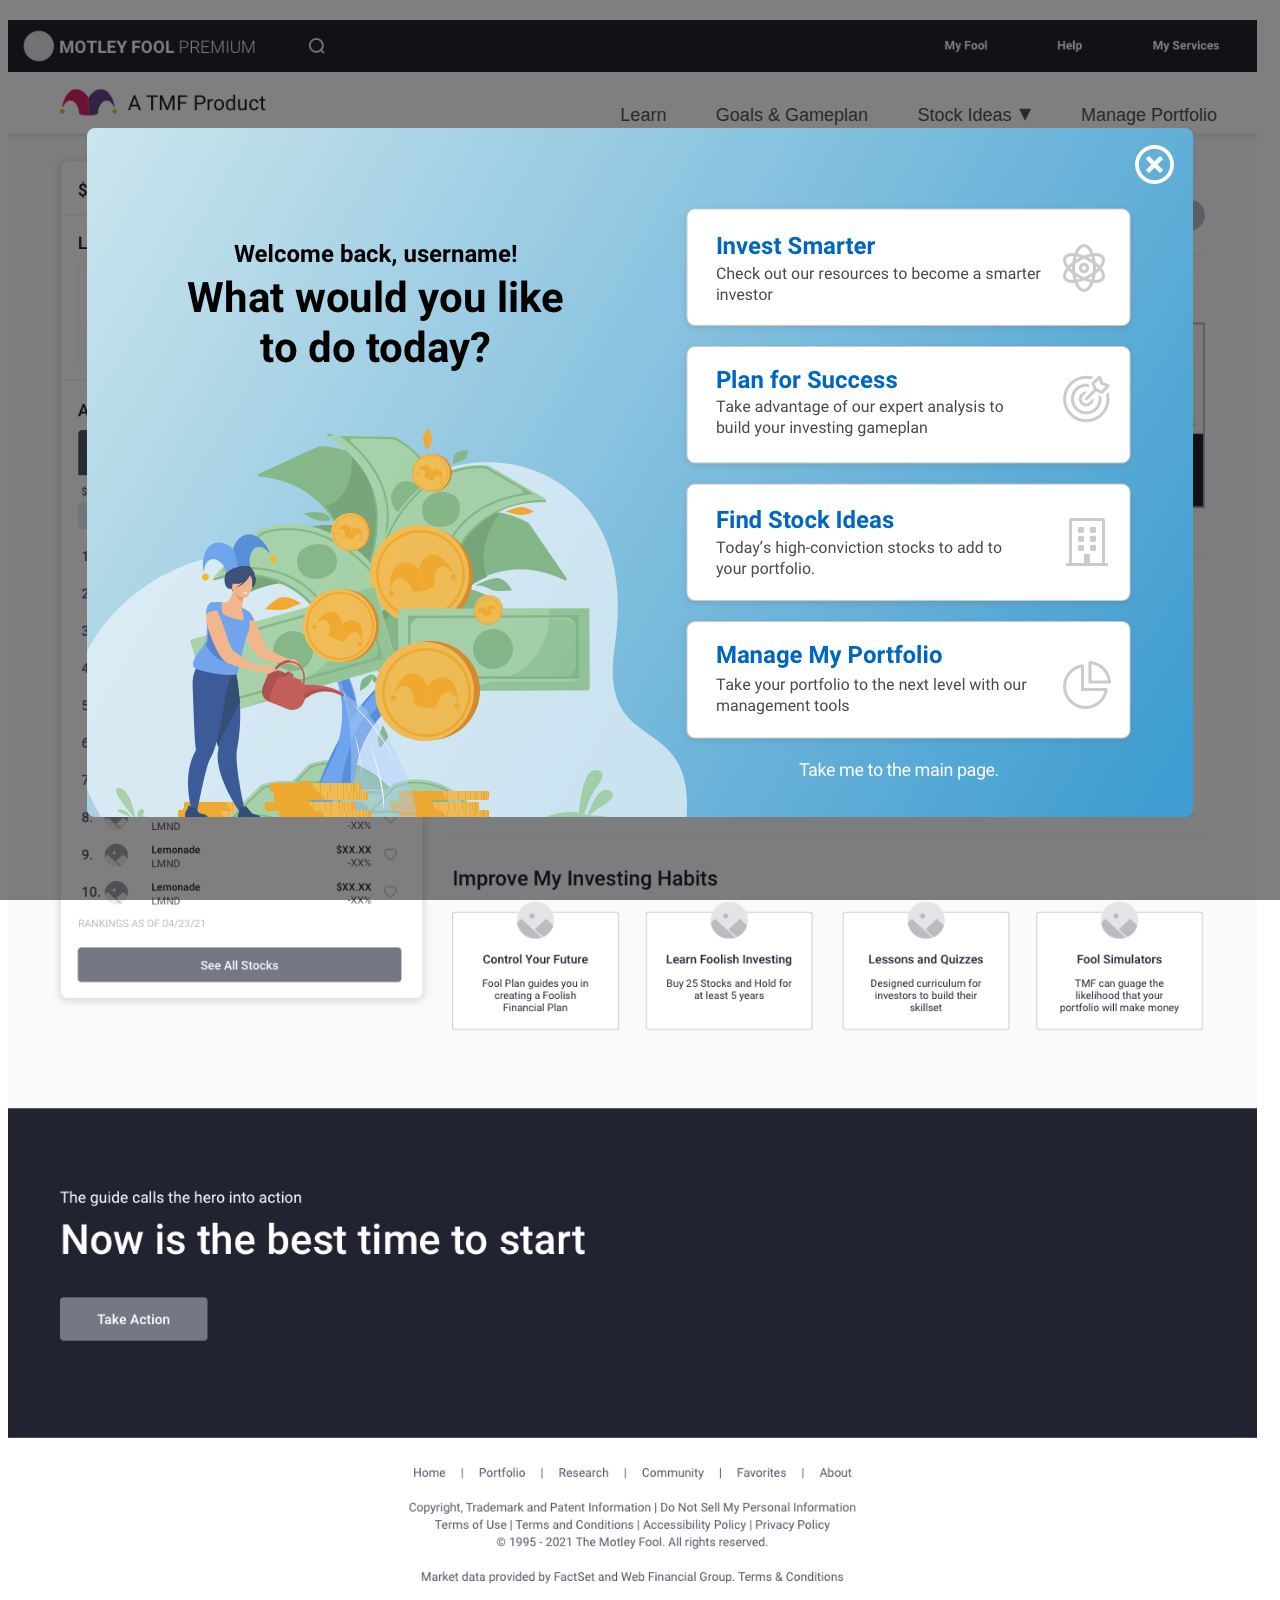
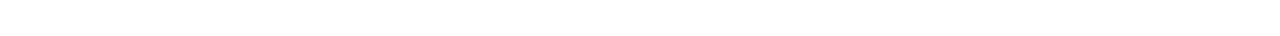
<file: index.html>
<!DOCTYPE html>
<html>
	<head>
		<meta charset="utf-8">
		<title>New Product - A Motley Fool Service</title>
		<link href="css/main.css" rel="stylesheet">
	</head>
	<body style="height: 100vh; overflow-y: hidden; padding-right: 15px;">

        <div id="modal-wrap" style="overflow-x: hidden; overflow-y: scroll;">

            <div id="container">

                <!--Welcome Mat-->
                <div id="welcome-mat">
                    <div class="mat-content">
                        <a id="close-x" href="main.html"></a>
                        <a id="welcome-learn" class="link-welcome-mat" href="learn.html"></a>
                        <a id="welcome-goals" class="link-welcome-mat" href="goals.html"></a>
                        <a id="welcome-stock-ideas" class="link-welcome-mat" href="find-stocks.html"></a>
                        <a id="welcome-manage-portfolio" class="link-welcome-mat" href="manage-portfolio.html"></a>
                        <a id="text-link-main-page" href="main.html"></a>
                    </div>
                </div>

            </div>
        </div>

        <div id="wrapper">
            <img src="images/main.png" />

            <!--Main navigation-->
            <a id="logo" href="index.html"></a>
            <ul id="nav-bar-links">
                <li class="primary"><a href="learn.html">Learn</a></li>
                <li class="primary"><a href="goals.html">Goals & Gameplan</a></li>
                <li id="stock-ideas" class="primary">Stock Ideas</li>
                <li class="primary" style="margin-right: 0;"><a href="manage-portfolio.html">Manage Portfolio</a></li>
            </ul>
            <ul id="stock-ideas-dropdown">
                <li class="secondary"><a href="find-stocks.html">Find Stocks</a></li>
                <li class="secondary"><a href="stock-rankings.html">Stock Rankings</a></li>
                <li class="secondary"><a href="watchlist.html">My Watched Stocks</a></li>
                <li class="secondary"><a href="fool-performance.html">Fool Performance</a></li>
            </ul>
        </div>

            <!--Gray mask-->
            <div id="gray-overlay"></div>

        </div>
		
		<script src="https://ajax.googleapis.com/ajax/libs/jquery/3.6.0/jquery.min.js"></script>
		<script src="scripts/mainScript.js" type="text/javascript"></script>


	</body>
</html>
</file>
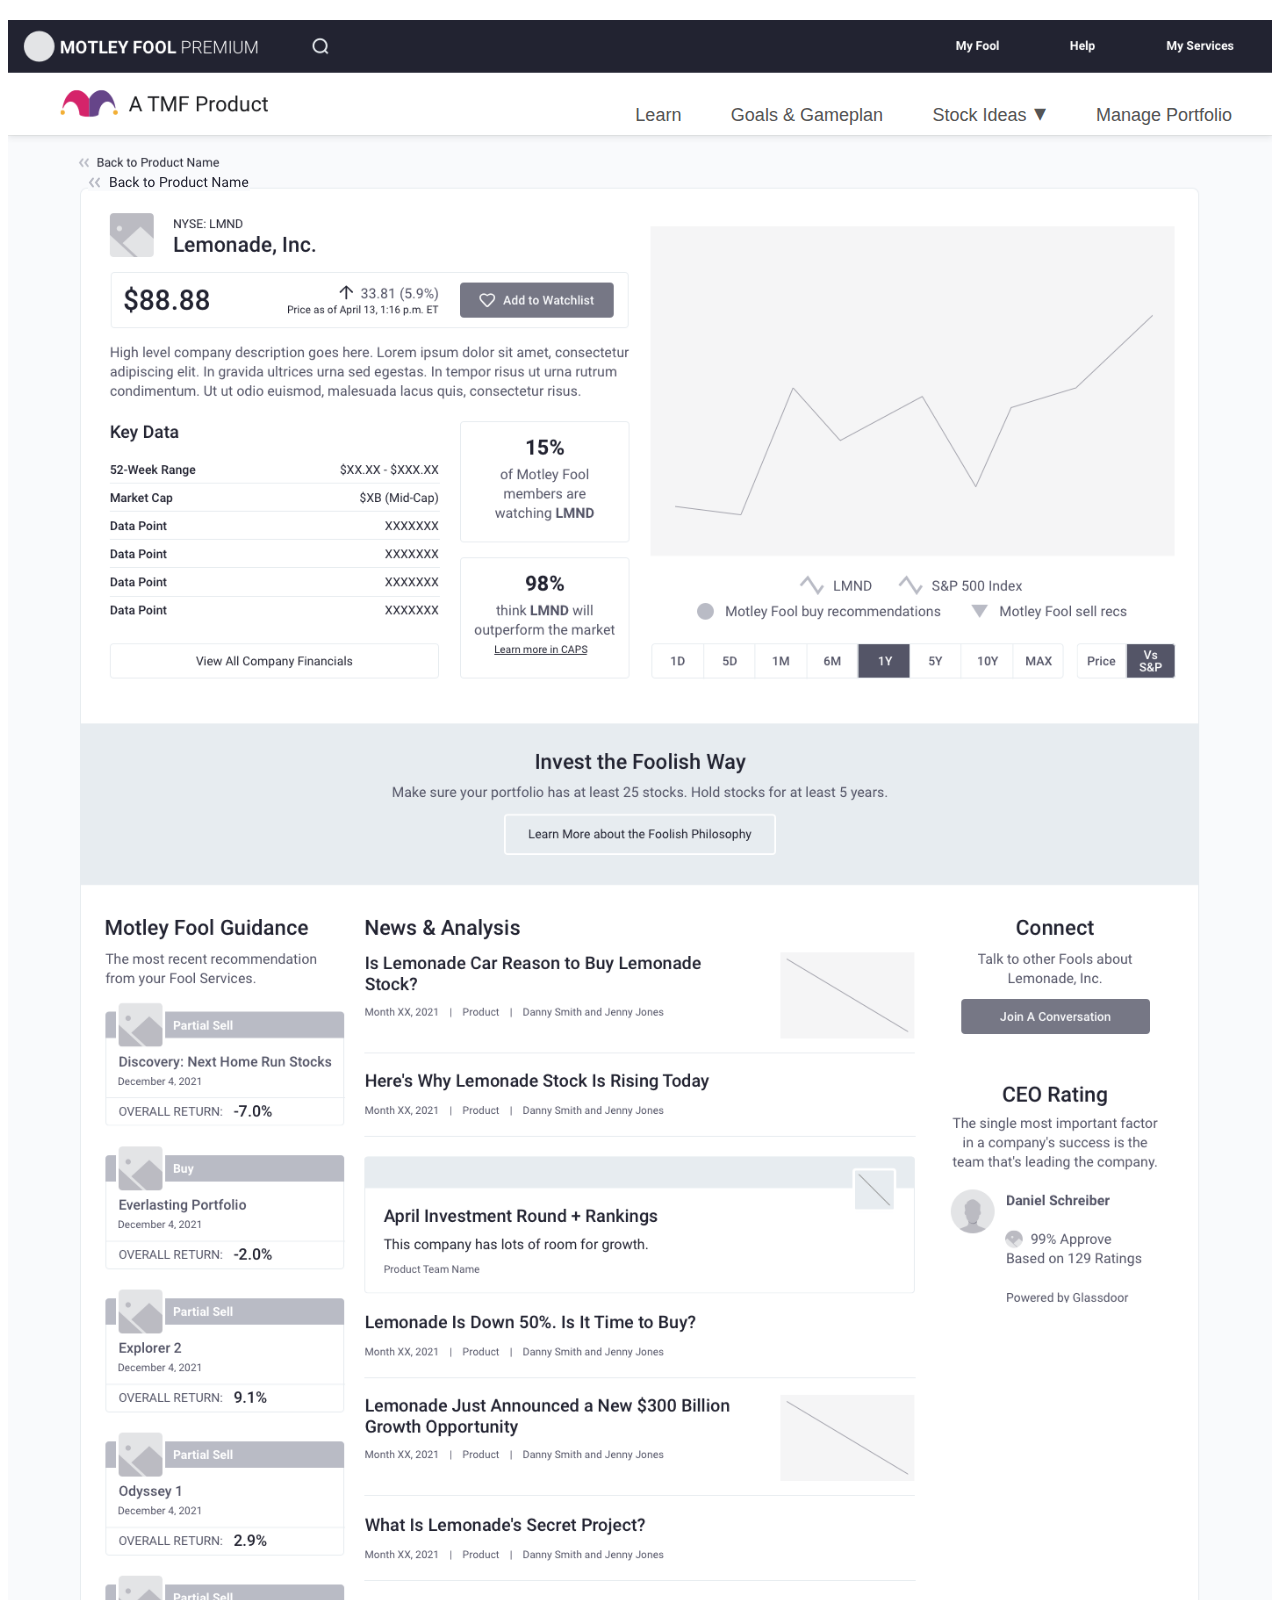
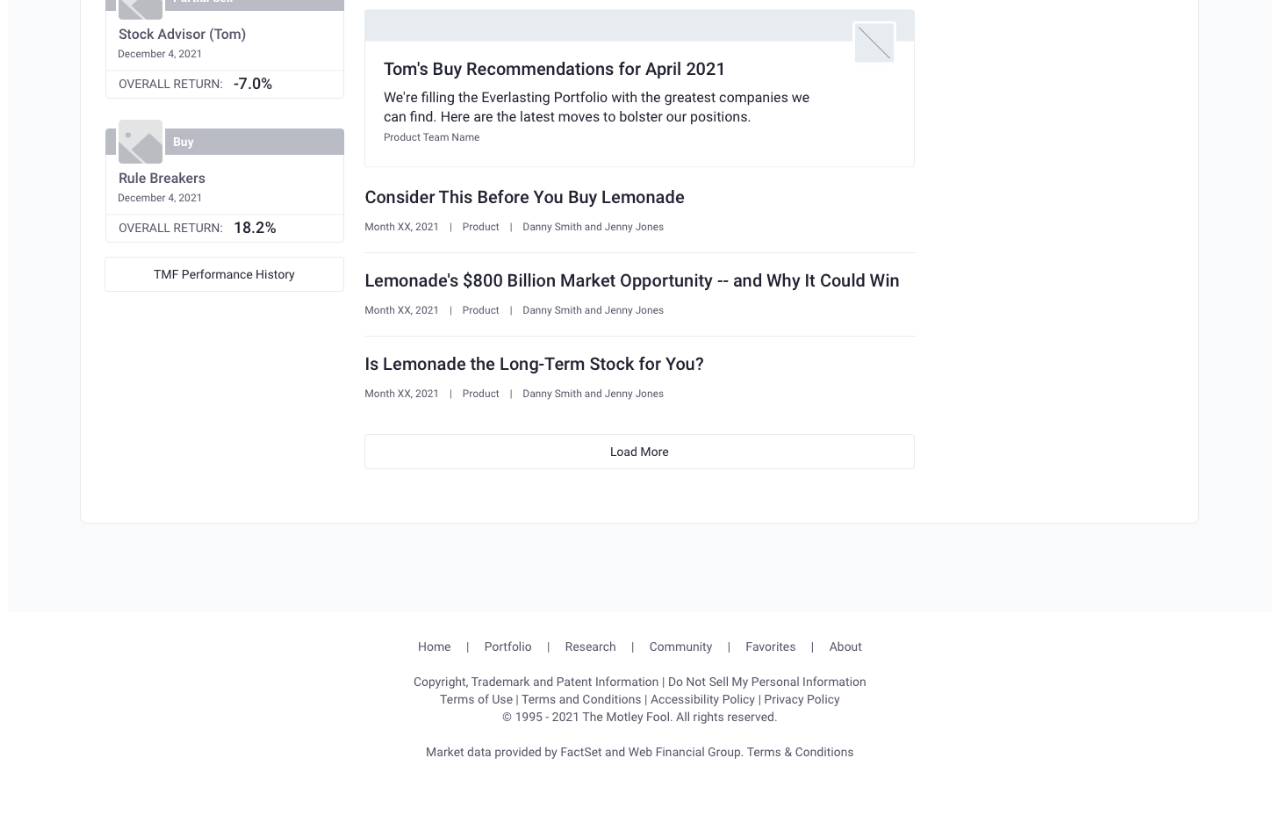
<file: company-page-lemonade.html>
<!DOCTYPE html>
<html>
	<head>
		<meta charset="utf-8">
		<title>New Product - A Motley Fool Service</title>
		<link href="css/main.css" rel="stylesheet">
	</head>
	<body>
		<div id="wrapper">
			<img src="images/company-page.png" />

            <!--Return to Welcome Mat-->
            <a id="back-to-start" href="index.html"></a>

            <!--Main navigation-->
            <a id="logo" href="main.html"></a>
            <ul id="nav-bar-links">
                <li class="primary"><a href="learn.html">Learn</a></li>
                <li class="primary"><a href="goals.html">Goals & Gameplan</a></li>
                <li id="stock-ideas" class="primary">Stock Ideas</li>
                <li class="primary" style="margin-right: 0;"><a href="manage-portfolio.html">Manage Portfolio</a></li>
            </ul>
            <ul id="stock-ideas-dropdown">
                <li class="secondary"><a href="find-stocks.html">Find Stocks</a></li>
                <li class="secondary"><a href="stock-rankings.html">Stock Rankings</a></li>
                <li class="secondary"><a href="watchlist.html">My Watched Stocks</a></li>
                <li class="secondary"><a href="fool-performance.html">Fool Performance</a></li>
            </ul>

            <!--In-page hot spots-->
            <a id="back-to-main" class="text-link-regular" href="main.html" style="top: 153px;"></a>

		</div>
		
		<script src="https://ajax.googleapis.com/ajax/libs/jquery/3.6.0/jquery.min.js"></script>
		<script src="scripts/mainScript.js" type="text/javascript"></script>
	</body>
</html>
</file>
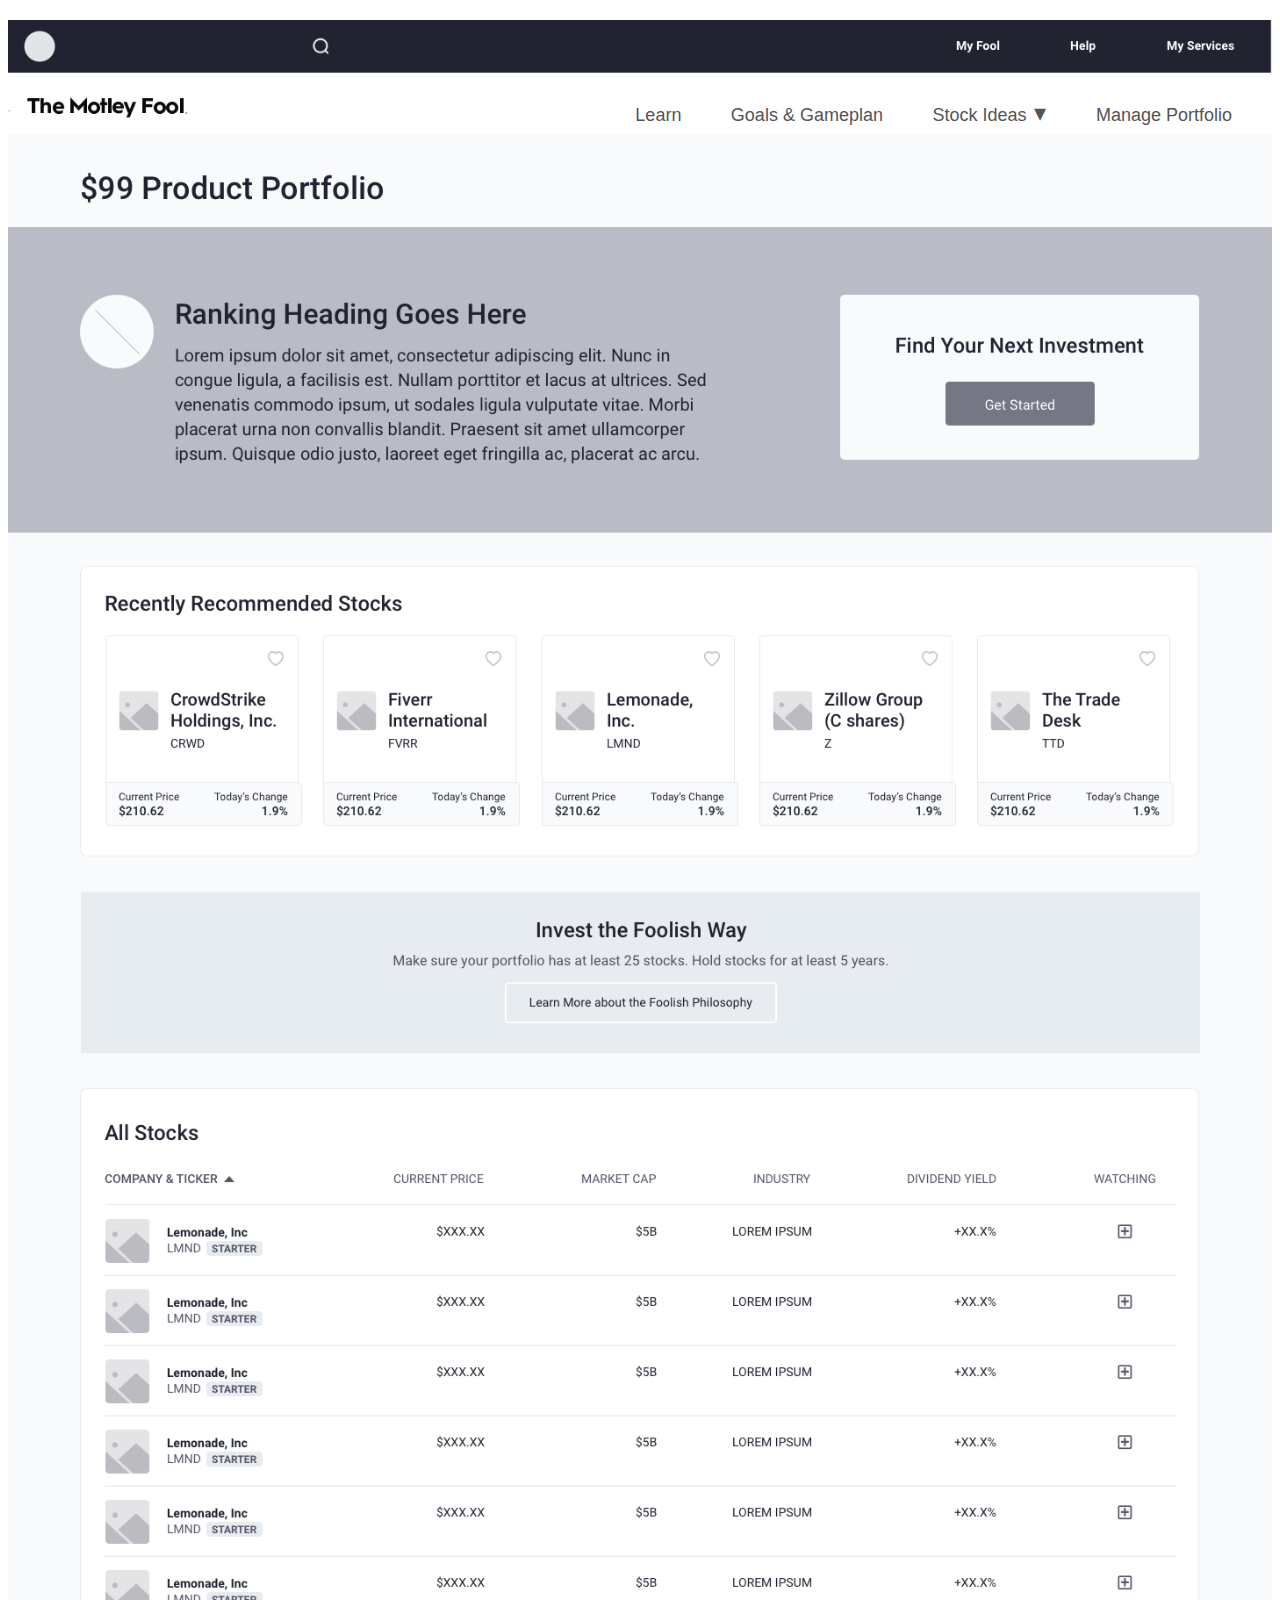
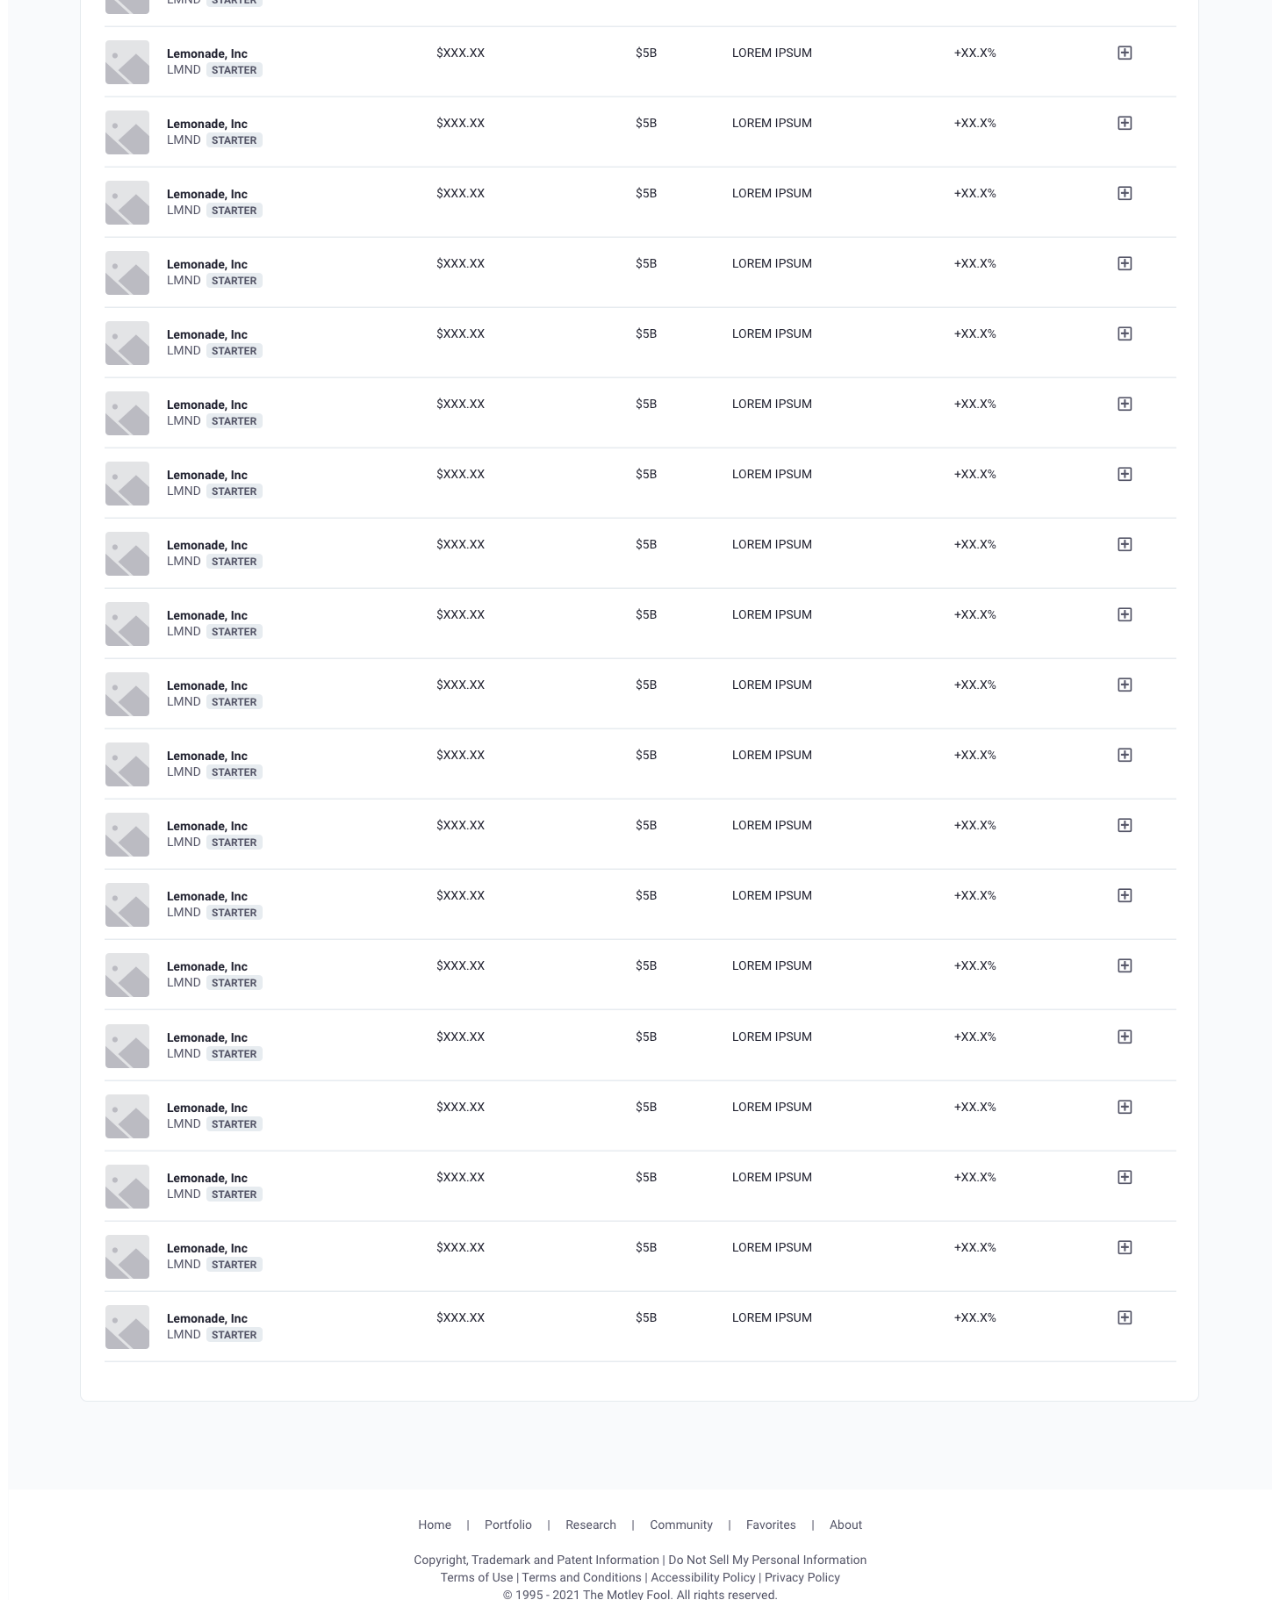
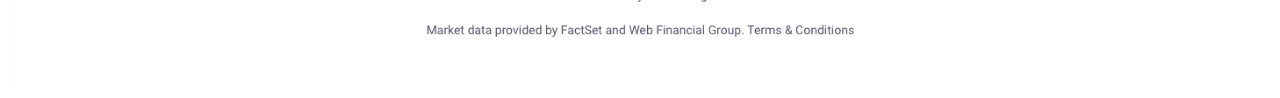
<file: find-stocks.html>
<!DOCTYPE html>
<html>
	<head>
		<meta charset="utf-8">
		<title>New Product - A Motley Fool Service</title>
		<link href="css/main.css" rel="stylesheet">
	</head>
	<body>
		<div id="wrapper">
			<img src="images/Hybrid.png" />

            <!--Return to Welcome Mat-->
            <a id="back-to-start" href="index.html"></a>

            <!--Main navigation-->
            <a id="logo" href="main.html"></a>
            <ul id="nav-bar-links">
                <li class="primary"><a href="learn.html">Learn</a></li>
                <li class="primary"><a href="goals.html">Goals & Gameplan</a></li>
                <li id="stock-ideas" class="primary">Stock Ideas</li>
                <li class="primary" style="margin-right: 0;"><a href="manage-portfolio.html">Manage Portfolio</a></li>
            </ul>
            <ul id="stock-ideas-dropdown">
                <li class="secondary"><a href="find-stocks.html">Find Stocks</a></li>
                <li class="secondary"><a href="stock-rankings.html">Stock Rankings</a></li>
                <li class="secondary"><a href="watchlist.html">My Watched Stocks</a></li>
                <li class="secondary"><a href="fool-performance.html">Fool Performance</a></li>
            </ul>

		</div>
		
		<script src="https://ajax.googleapis.com/ajax/libs/jquery/3.6.0/jquery.min.js"></script>
		<script src="scripts/mainScript.js" type="text/javascript"></script>
	</body>
</html>
</file>
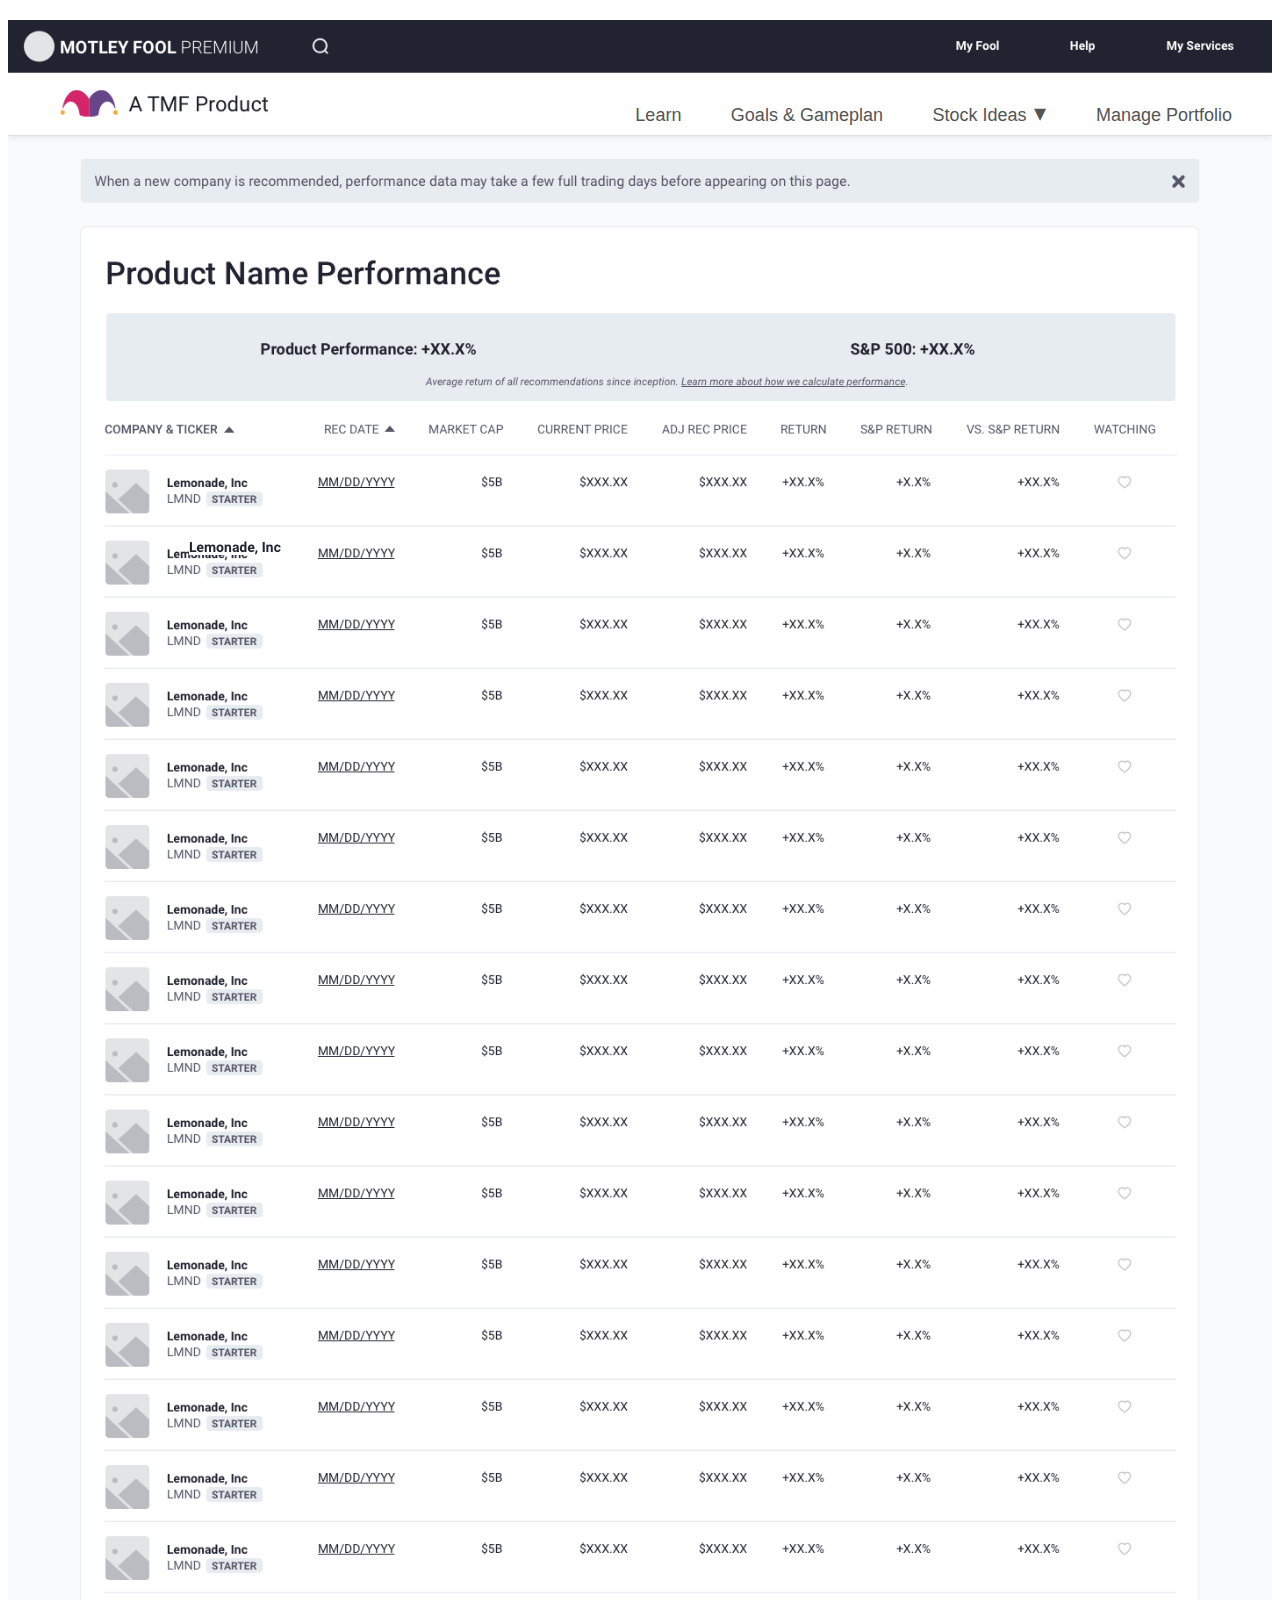
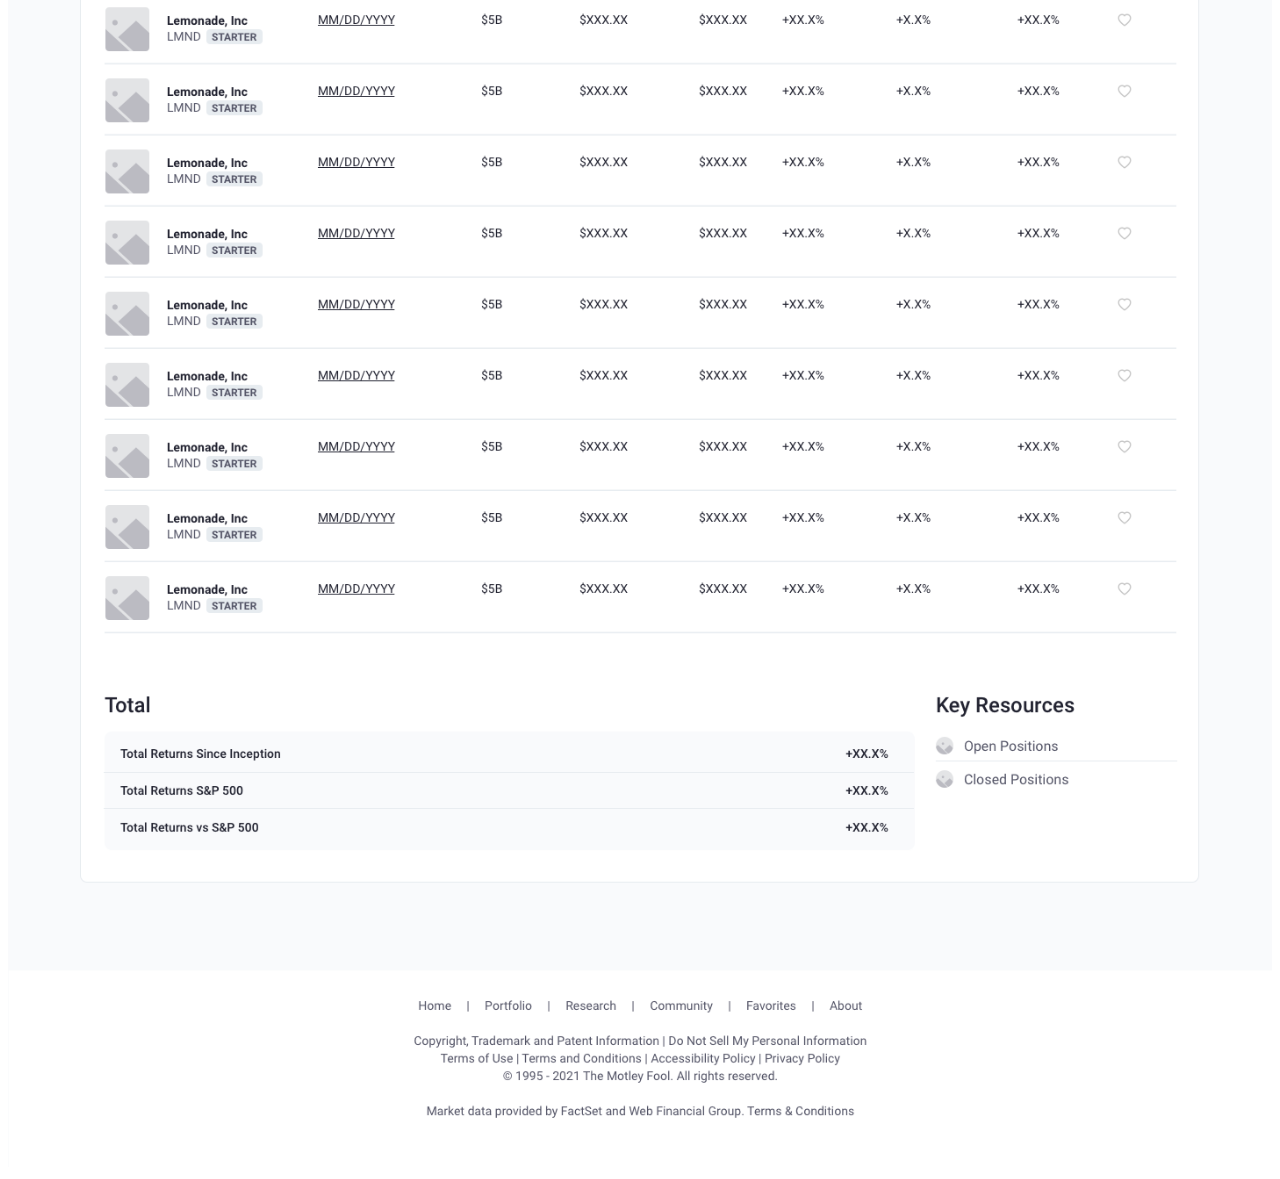
<file: fool-performance.html>
<!DOCTYPE html>
<html>
	<head>
		<meta charset="utf-8">
		<title>New Product - A Motley Fool Service</title>
		<link href="css/main.css" rel="stylesheet">
	</head>
	<body>
		<div id="wrapper">
			<img src="images/fool-performance.png" />

            <!--Return to Welcome Mat-->
            <a id="back-to-start" href="index.html"></a>

            <!--Main navigation-->
            <a id="logo" href="main.html"></a>
            <ul id="nav-bar-links">
                <li class="primary"><a href="learn.html">Learn</a></li>
                <li class="primary"><a href="goals.html">Goals & Gameplan</a></li>
                <li id="stock-ideas" class="primary">Stock Ideas</li>
                <li class="primary" style="margin-right: 0;"><a href="manage-portfolio.html">Manage Portfolio</a></li>
            </ul>
            <ul id="stock-ideas-dropdown">
                <li class="secondary"><a href="find-stocks.html">Find Stocks</a></li>
                <li class="secondary"><a href="stock-rankings.html">Stock Rankings</a></li>
                <li class="secondary"><a href="watchlist.html">My Watched Stocks</a></li>
                <li class="secondary"><a href="fool-performance.html">Fool Performance</a></li>
            </ul>

            <!--In-page hot spots-->
            <a id="company-lemonade" class="text-link-regular" style="top: 521px;" href="company-page-lemonade.html"></a>

		</div>
		
		<script src="https://ajax.googleapis.com/ajax/libs/jquery/3.6.0/jquery.min.js"></script>
		<script src="scripts/mainScript.js" type="text/javascript"></script>
	</body>
</html>
</file>
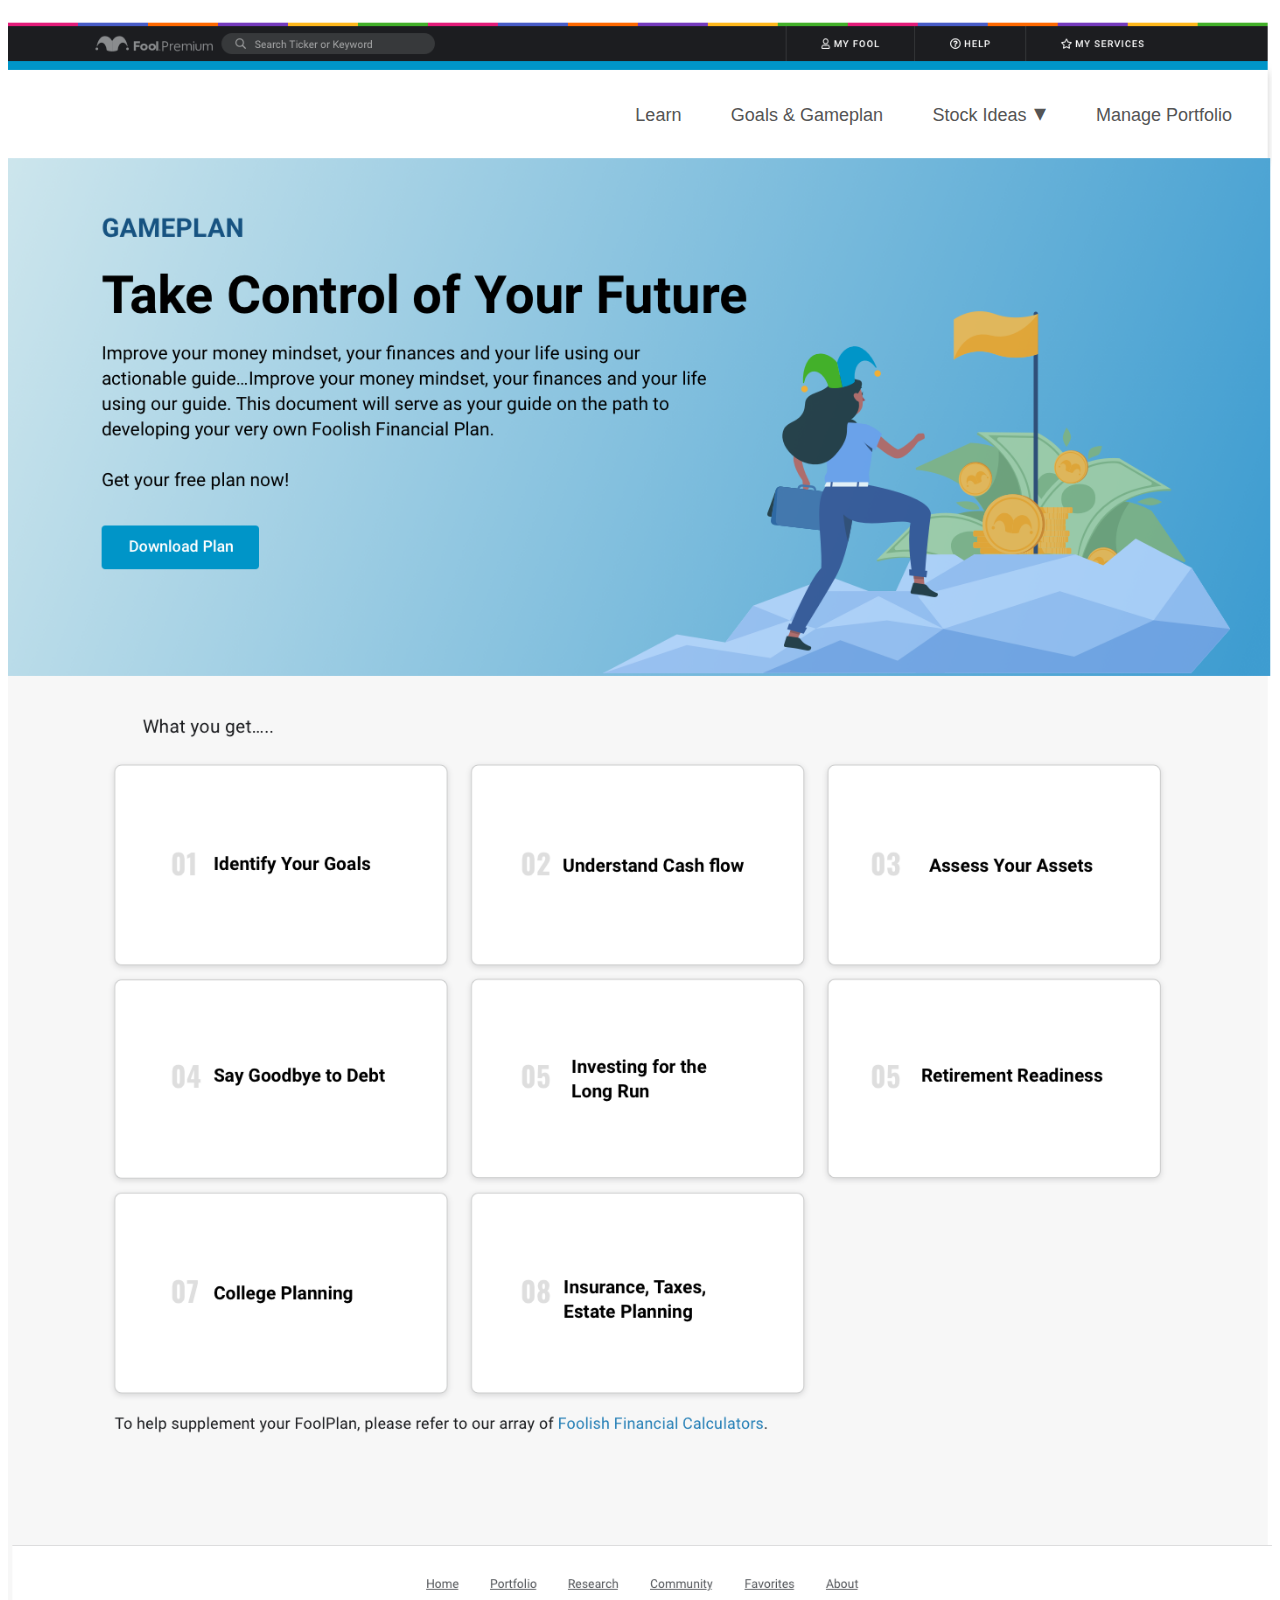
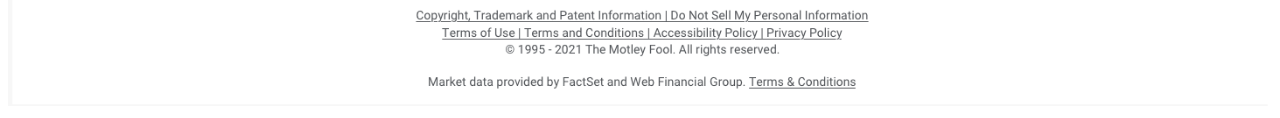
<file: goals.html>
<!DOCTYPE html>
<html>
	<head>
		<meta charset="utf-8">
		<title>New Product - A Motley Fool Service</title>
		<link href="css/main.css" rel="stylesheet">
	</head>
	<body>
		<div id="wrapper">
			<img src="images/GamePlan1.png" />

            <!--Return to Welcome Mat-->
            <a id="back-to-start" href="index.html"></a>

            <!--Main navigation-->
            <a id="logo" href="main.html"></a>
            <ul id="nav-bar-links">
                <li class="primary"><a href="learn.html">Learn</a></li>
                <li class="primary"><a href="goals.html">Goals & Gameplan</a></li>
                <li id="stock-ideas" class="primary">Stock Ideas</li>
                <li class="primary" style="margin-right: 0;"><a href="manage-portfolio.html">Manage Portfolio</a></li>
            </ul>
            <ul id="stock-ideas-dropdown">
                <li class="secondary"><a href="find-stocks.html">Find Stocks</a></li>
                <li class="secondary"><a href="stock-rankings.html">Stock Rankings</a></li>
                <li class="secondary"><a href="watchlist.html">My Watched Stocks</a></li>
                <li class="secondary"><a href="fool-performance.html">Fool Performance</a></li>
            </ul>

		</div>
		
		<script src="https://ajax.googleapis.com/ajax/libs/jquery/3.6.0/jquery.min.js"></script>
		<script src="scripts/mainScript.js" type="text/javascript"></script>
	</body>
</html>
</file>
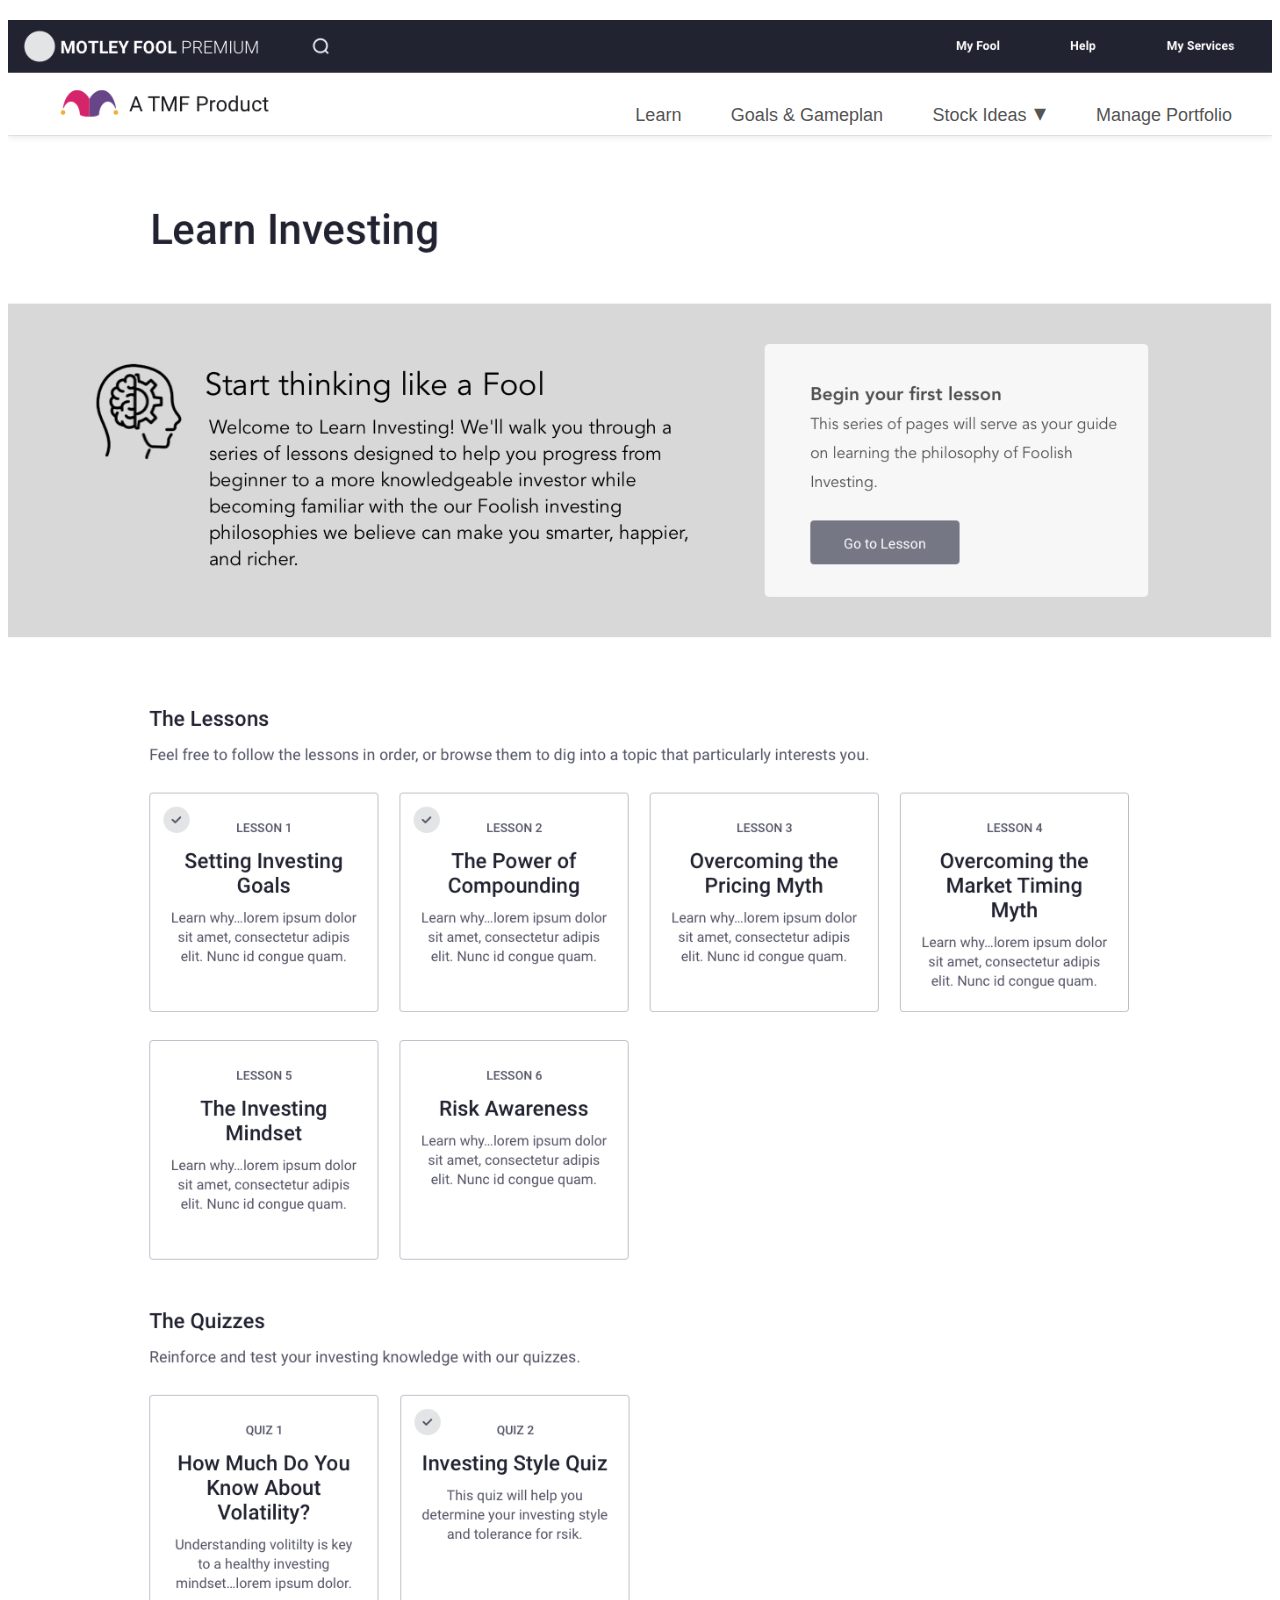
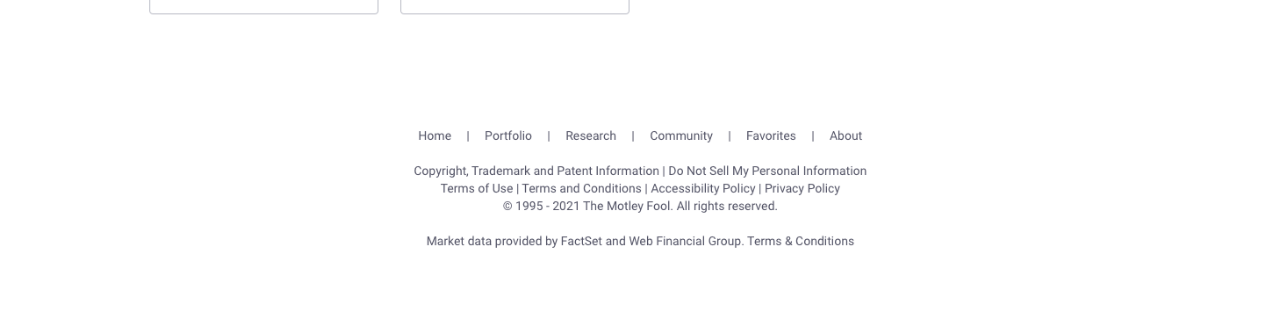
<file: learn.html>
<!DOCTYPE html>
<html>
	<head>
		<meta charset="utf-8">
		<title>New Product - A Motley Fool Service</title>
		<link href="css/main.css" rel="stylesheet">
	</head>
	<body>
		<div id="wrapper">
			<img src="images/learn.png" />

            <!--Return to Welcome Mat-->
            <a id="back-to-start" href="index.html"></a>

            <!--Main navigation-->
            <a id="logo" href="main.html"></a>
            <ul id="nav-bar-links">
                <li class="primary"><a href="learn.html">Learn</a></li>
                <li class="primary"><a href="goals.html">Goals & Gameplan</a></li>
                <li id="stock-ideas" class="primary">Stock Ideas</li>
                <li class="primary" style="margin-right: 0;"><a href="manage-portfolio.html">Manage Portfolio</a></li>
            </ul>
            <ul id="stock-ideas-dropdown">
                <li class="secondary"><a href="find-stocks.html">Find Stocks</a></li>
                <li class="secondary"><a href="stock-rankings.html">Stock Rankings</a></li>
                <li class="secondary"><a href="watchlist.html">My Watched Stocks</a></li>
                <li class="secondary"><a href="fool-performance.html">Fool Performance</a></li>
            </ul>

            <!--In-page hot spots-->
            <a id="lesson-btn" class="primary-btn" href="lesson-1.html"></a>
            <a id="lesson-card" class="card" href="lesson-1.html"></a>

		</div>
		
		<script src="https://ajax.googleapis.com/ajax/libs/jquery/3.6.0/jquery.min.js"></script>
		<script src="scripts/mainScript.js" type="text/javascript"></script>
	</body>
</html>
</file>
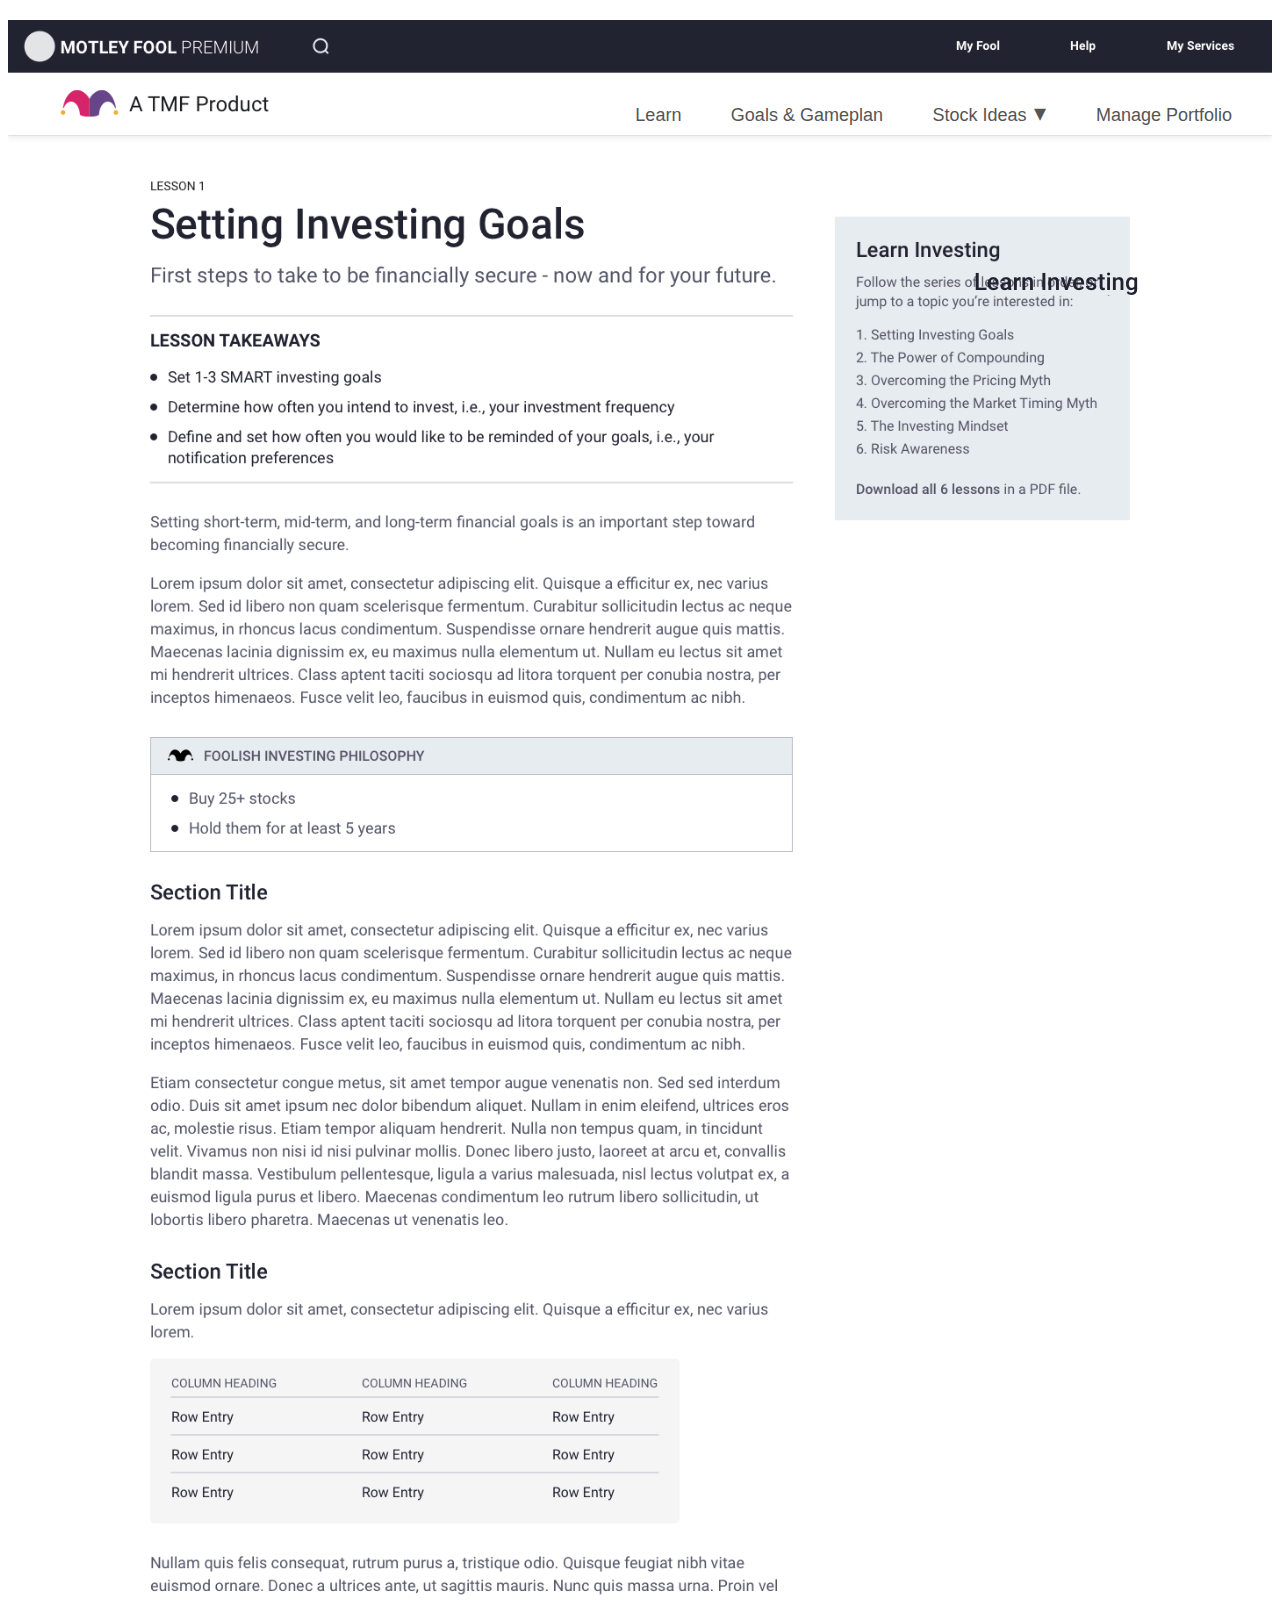
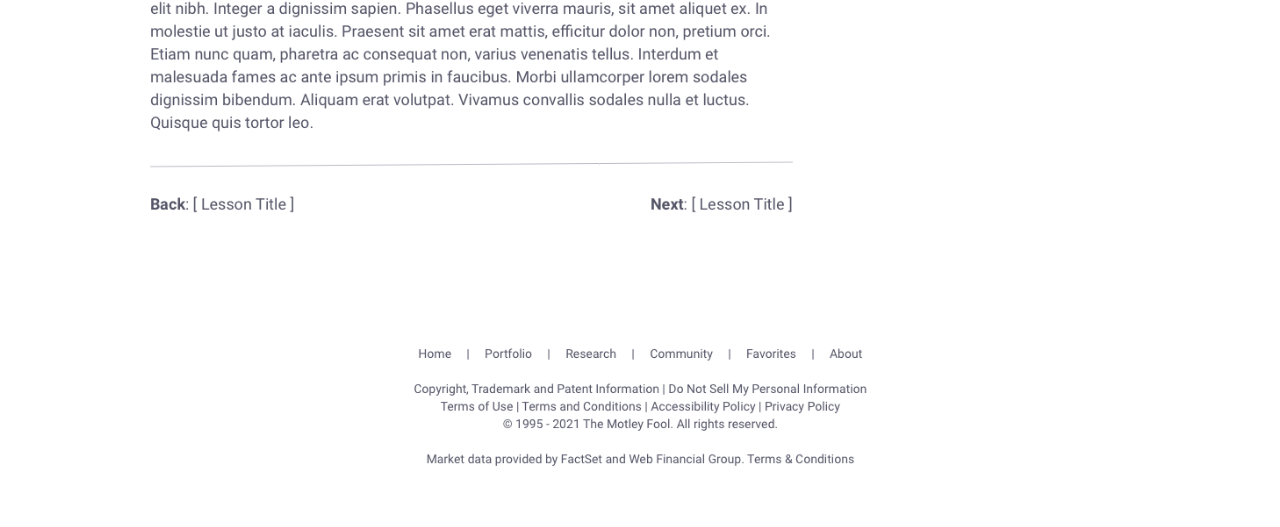
<file: lesson-1.html>
<!DOCTYPE html>
<html>
	<head>
		<meta charset="utf-8">
		<title>New Product - A Motley Fool Service</title>
		<link href="css/main.css" rel="stylesheet">
	</head>
	<body>
		<div id="wrapper">
			<img src="images/individual-lesson.png" />

            <!--Return to Welcome Mat-->
            <a id="back-to-start" href="index.html"></a>

            <!--Main navigation-->
            <a id="logo" href="main.html"></a>
            <ul id="nav-bar-links">
                <li class="primary"><a href="learn.html">Learn</a></li>
                <li class="primary"><a href="goals.html">Goals & Gameplan</a></li>
                <li id="stock-ideas" class="primary">Stock Ideas</li>
                <li class="primary" style="margin-right: 0;"><a href="manage-portfolio.html">Manage Portfolio</a></li>
            </ul>
            <ul id="stock-ideas-dropdown">
                <li class="secondary"><a href="find-stocks.html">Find Stocks</a></li>
                <li class="secondary"><a href="stock-rankings.html">Stock Rankings</a></li>
                <li class="secondary"><a href="watchlist.html">My Watched Stocks</a></li>
                <li class="secondary"><a href="fool-performance.html">Fool Performance</a></li>
            </ul>

            <!--In-page hot spots-->
            <a id="back-to-course-link_learn-investing" class="text-link-large" href="learn.html"></a>

		</div>
		
		<script src="https://ajax.googleapis.com/ajax/libs/jquery/3.6.0/jquery.min.js"></script>
		<script src="scripts/mainScript.js" type="text/javascript"></script>
	</body>
</html>
</file>
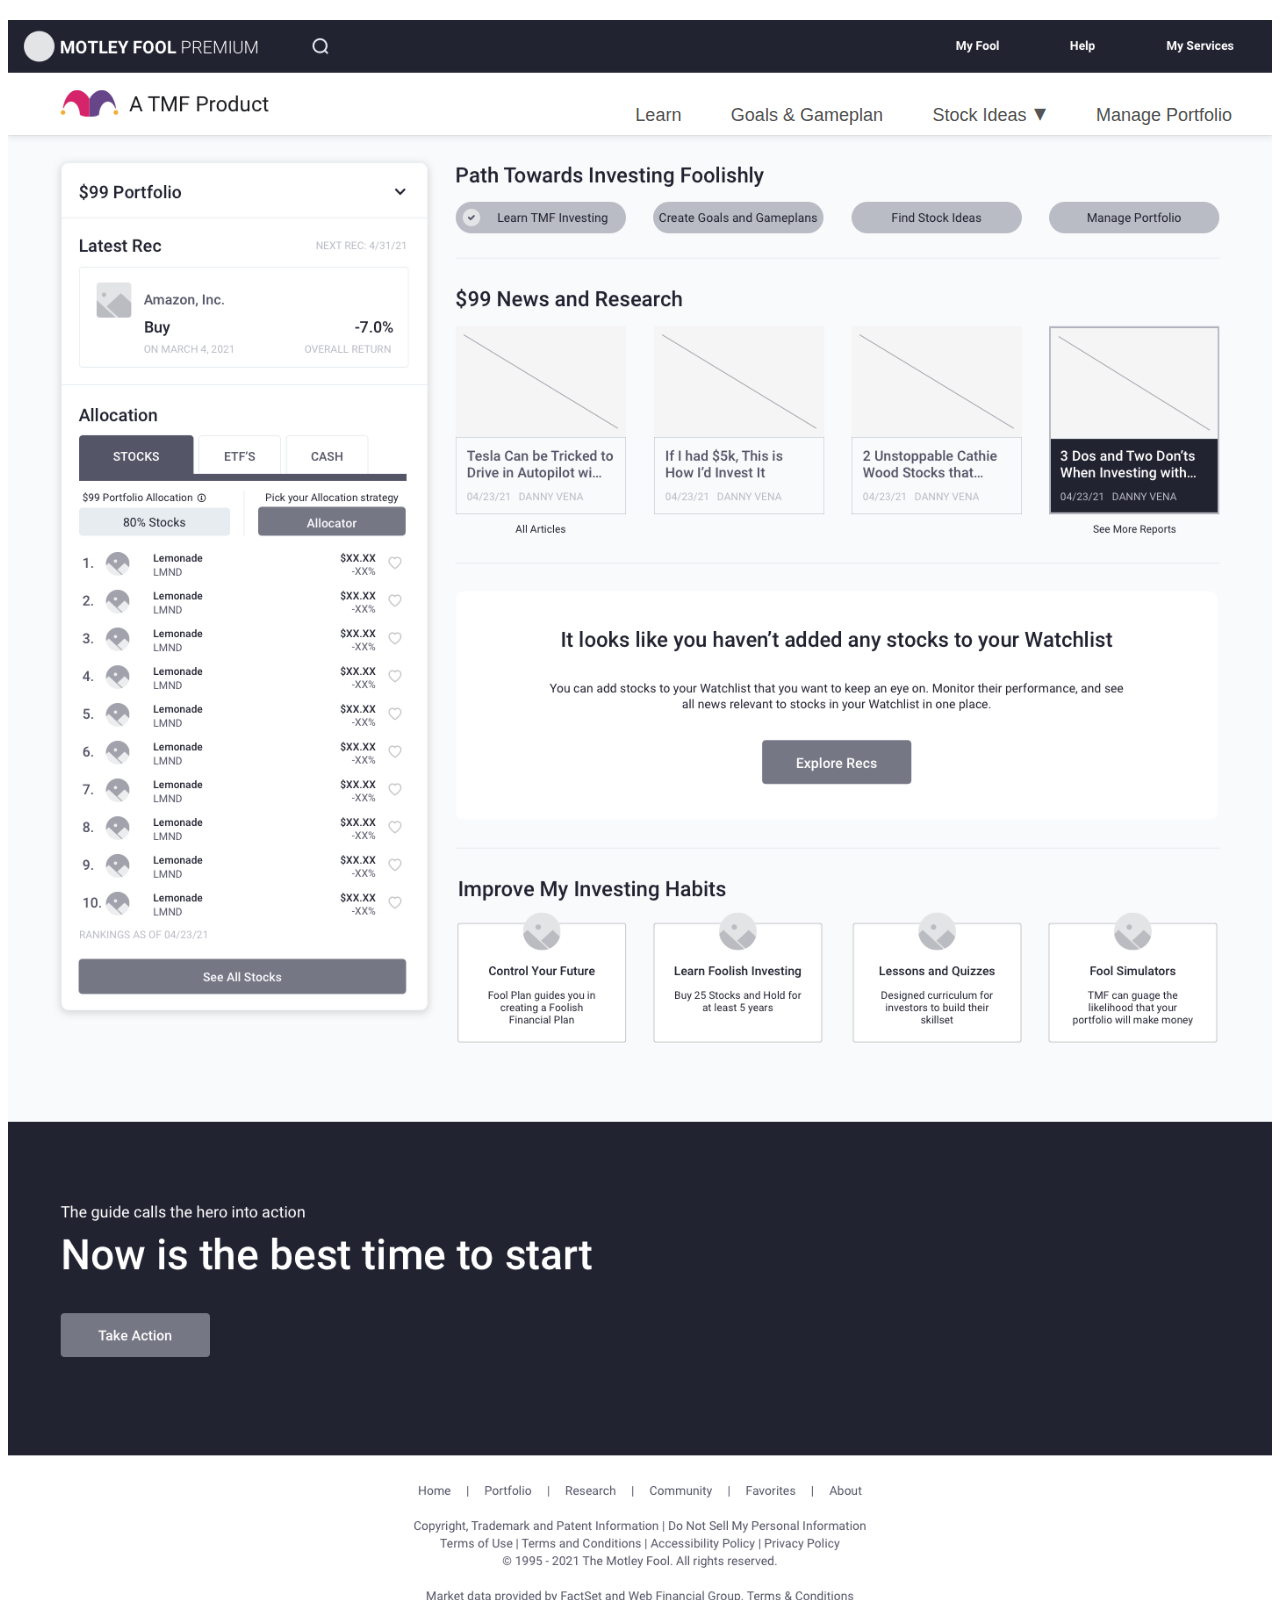
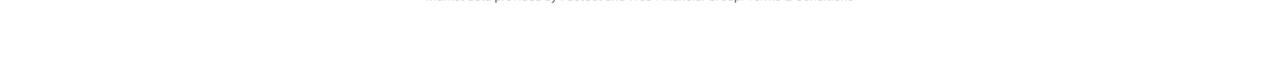
<file: main.html>
<!DOCTYPE html>
<html>
	<head>
		<meta charset="utf-8">
		<title>New Product - A Motley Fool Service</title>
		<link href="css/main.css" rel="stylesheet">
	</head>
	<body>
		<div id="wrapper">
			<img src="images/main.png" />

            <!--Return to Welcome Mat-->
            <a id="back-to-start" href="index.html"></a>

            <!--Main navigation-->
            <a id="logo" href="main.html"></a>
            <ul id="nav-bar-links">
                <li class="primary"><a href="learn.html">Learn</a></li>
                <li class="primary"><a href="goals.html">Goals & Gameplan</a></li>
                <li id="stock-ideas" class="primary dropdown">Stock Ideas</li>
                <li class="primary" style="margin-right: 0;"><a href="manage-portfolio.html">Manage Portfolio</a></li>
            </ul>
            <ul id="stock-ideas-dropdown">
                <li class="secondary"><a href="find-stocks.html">Find Stocks</a></li>
                <li class="secondary"><a href="stock-rankings.html">Stock Rankings</a></li>
                <li class="secondary"><a href="watchlist.html">My Watched Stocks</a></li>
                <li class="secondary"><a href="fool-performance.html">Fool Performance</a></li>
            </ul>
		</div>
		
		<script src="https://ajax.googleapis.com/ajax/libs/jquery/3.6.0/jquery.min.js"></script>
		<script src="scripts/mainScript.js" type="text/javascript"></script>
	</body>
</html>
</file>
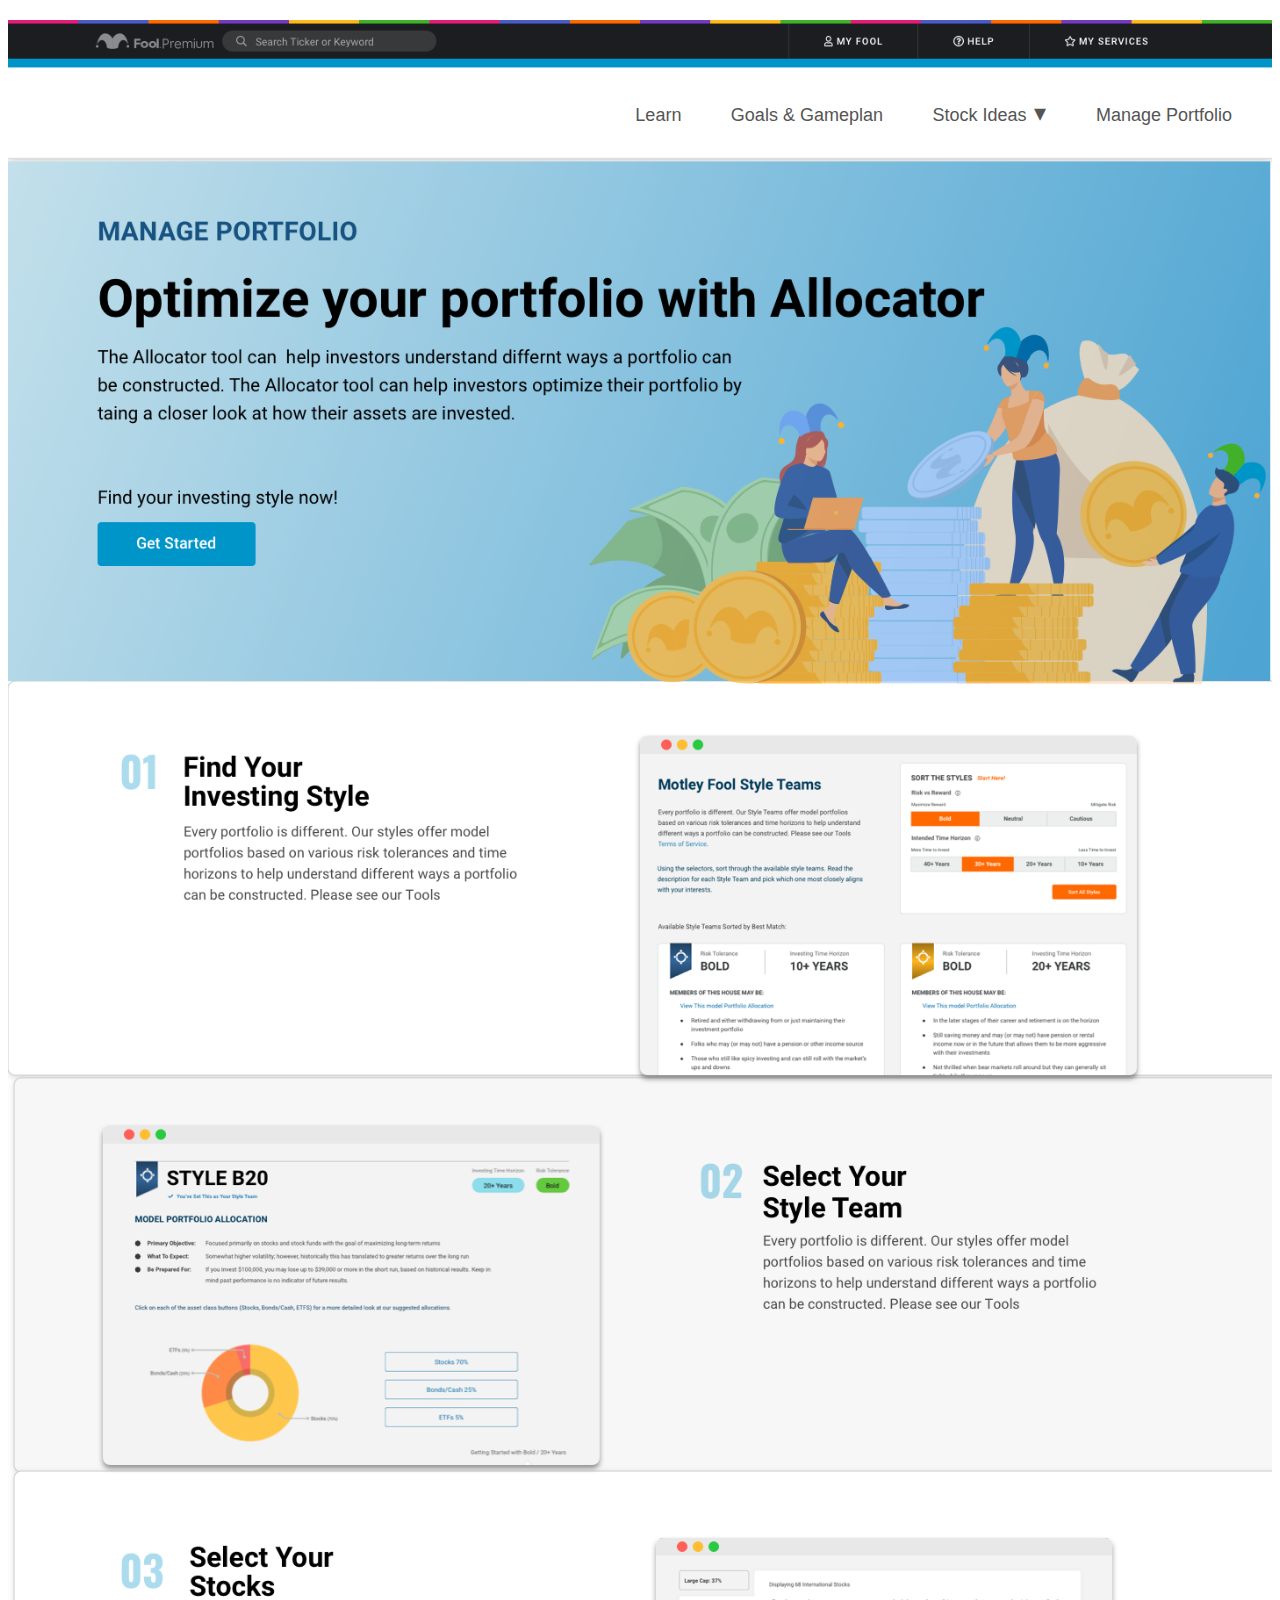
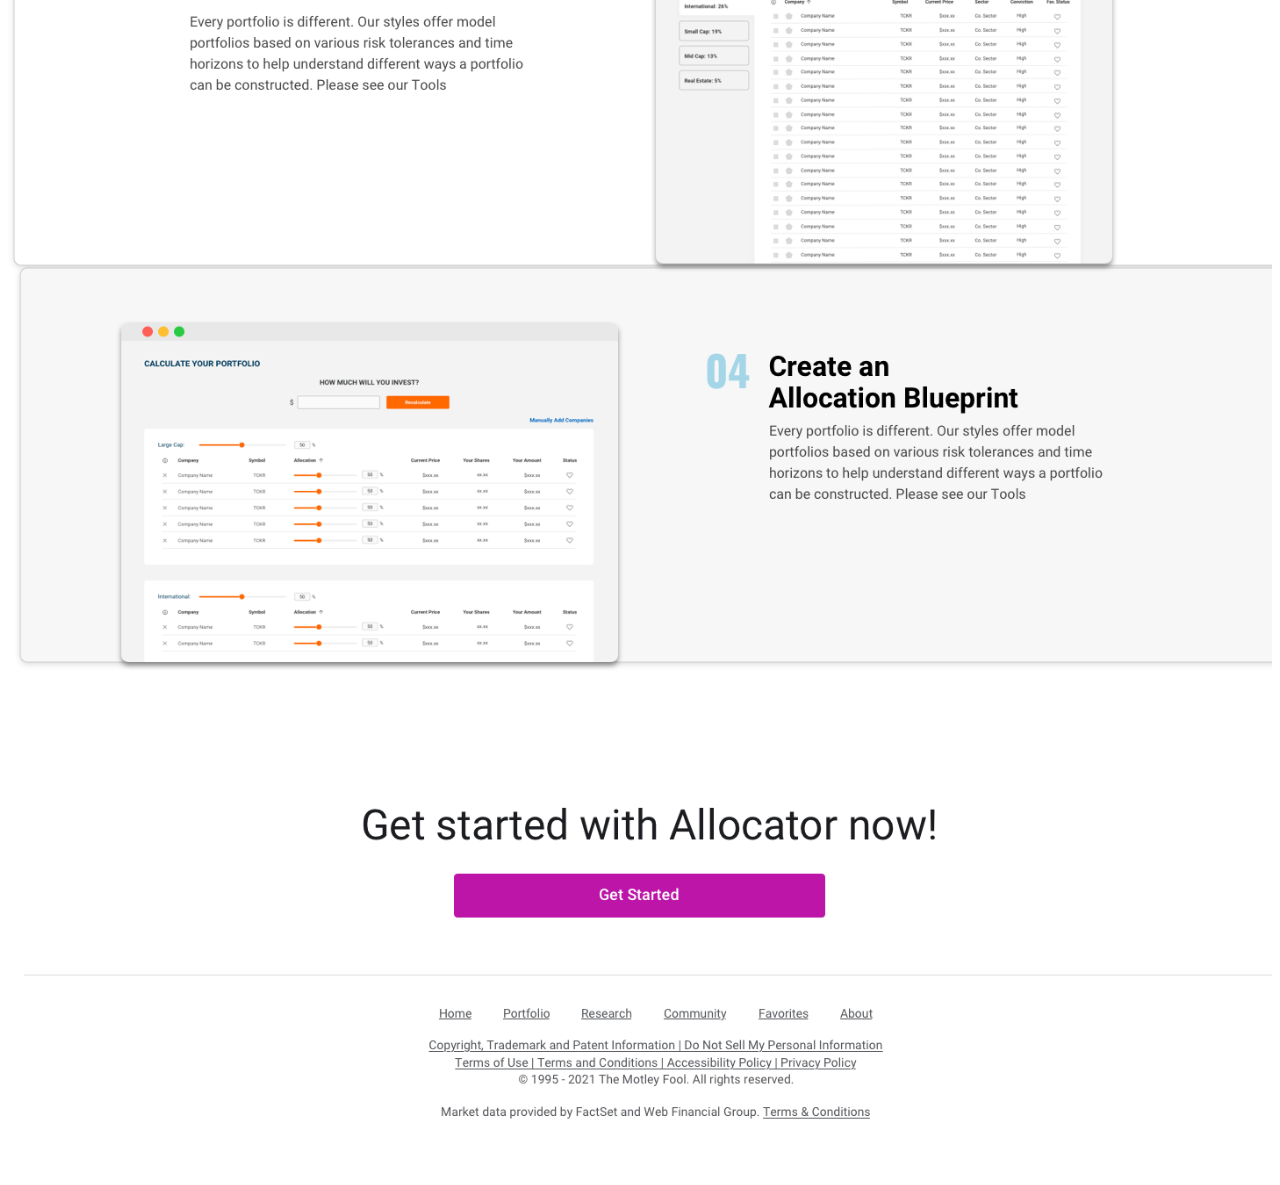
<file: manage-portfolio.html>
<!DOCTYPE html>
<html>
	<head>
		<meta charset="utf-8">
		<title>New Product - A Motley Fool Service</title>
		<link href="css/main.css" rel="stylesheet">
	</head>
	<body>
		<div id="wrapper">
			<img src="images/Allocator1.png" />

            <!--Return to Welcome Mat-->
            <a id="back-to-start" href="index.html"></a>

            <!--Main navigation-->
            <a id="logo" href="main.html"></a>
            <ul id="nav-bar-links">
                <li class="primary"><a href="learn.html">Learn</a></li>
                <li class="primary"><a href="goals.html">Goals & Gameplan</a></li>
                <li id="stock-ideas" class="primary">Stock Ideas</li>
                <li class="primary" style="margin-right: 0;"><a href="manage-portfolio.html">Manage Portfolio</a></li>
            </ul>
            <ul id="stock-ideas-dropdown">
                <li class="secondary"><a href="find-stocks.html">Find Stocks</a></li>
                <li class="secondary"><a href="stock-rankings.html">Stock Rankings</a></li>
                <li class="secondary"><a href="watchlist.html">My Watched Stocks</a></li>
                <li class="secondary"><a href="fool-performance.html">Fool Performance</a></li>
            </ul>

		</div>
		
		<script src="https://ajax.googleapis.com/ajax/libs/jquery/3.6.0/jquery.min.js"></script>
		<script src="scripts/mainScript.js" type="text/javascript"></script>
	</body>
</html>
</file>
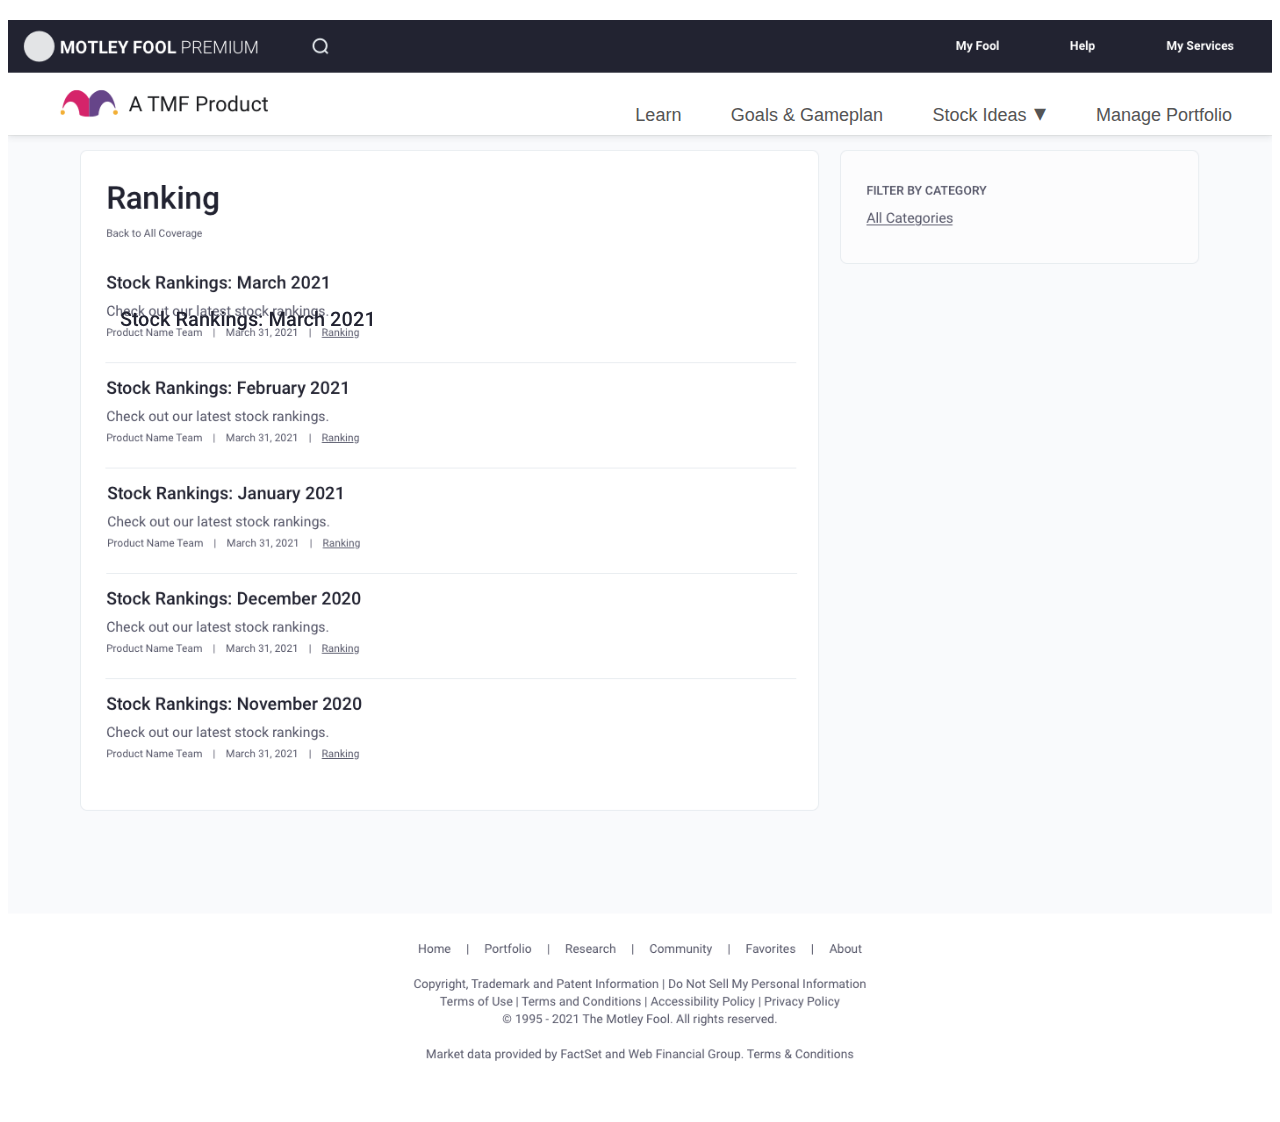
<file: stock-rankings.html>
<!DOCTYPE html>
<html>
	<head>
		<meta charset="utf-8">
		<title>New Product - A Motley Fool Service</title>
		<link href="css/main.css" rel="stylesheet">
	</head>
	<body>
		<div id="wrapper">
			<img src="images/stock-rankings.png" />

            <!--Return to Welcome Mat-->
            <a id="back-to-start" href="index.html"></a>

            <!--Main navigation-->
            <a id="logo" href="main.html"></a>
            <ul id="nav-bar-links">
                <li class="primary"><a href="learn.html">Learn</a></li>
                <li class="primary"><a href="goals.html">Goals & Gameplan</a></li>
                <li id="stock-ideas" class="primary">Stock Ideas</li>
                <li class="primary" style="margin-right: 0;"><a href="manage-portfolio.html">Manage Portfolio</a></li>
            </ul>
            <ul id="stock-ideas-dropdown">
                <li class="secondary"><a href="find-stocks.html">Find Stocks</a></li>
                <li class="secondary"><a href="stock-rankings.html">Stock Rankings</a></li>
                <li class="secondary"><a href="watchlist.html">My Watched Stocks</a></li>
                <li class="secondary"><a href="fool-performance.html">Fool Performance</a></li>
            </ul>

             <!--In-page hot spots-->
             <a id="rankings-link_march-2021" class="text-link-large" href="stock-rankings_march-2021.html"></a>

		</div>
		
		<script src="https://ajax.googleapis.com/ajax/libs/jquery/3.6.0/jquery.min.js"></script>
		<script src="scripts/mainScript.js" type="text/javascript"></script>
	</body>
</html>
</file>
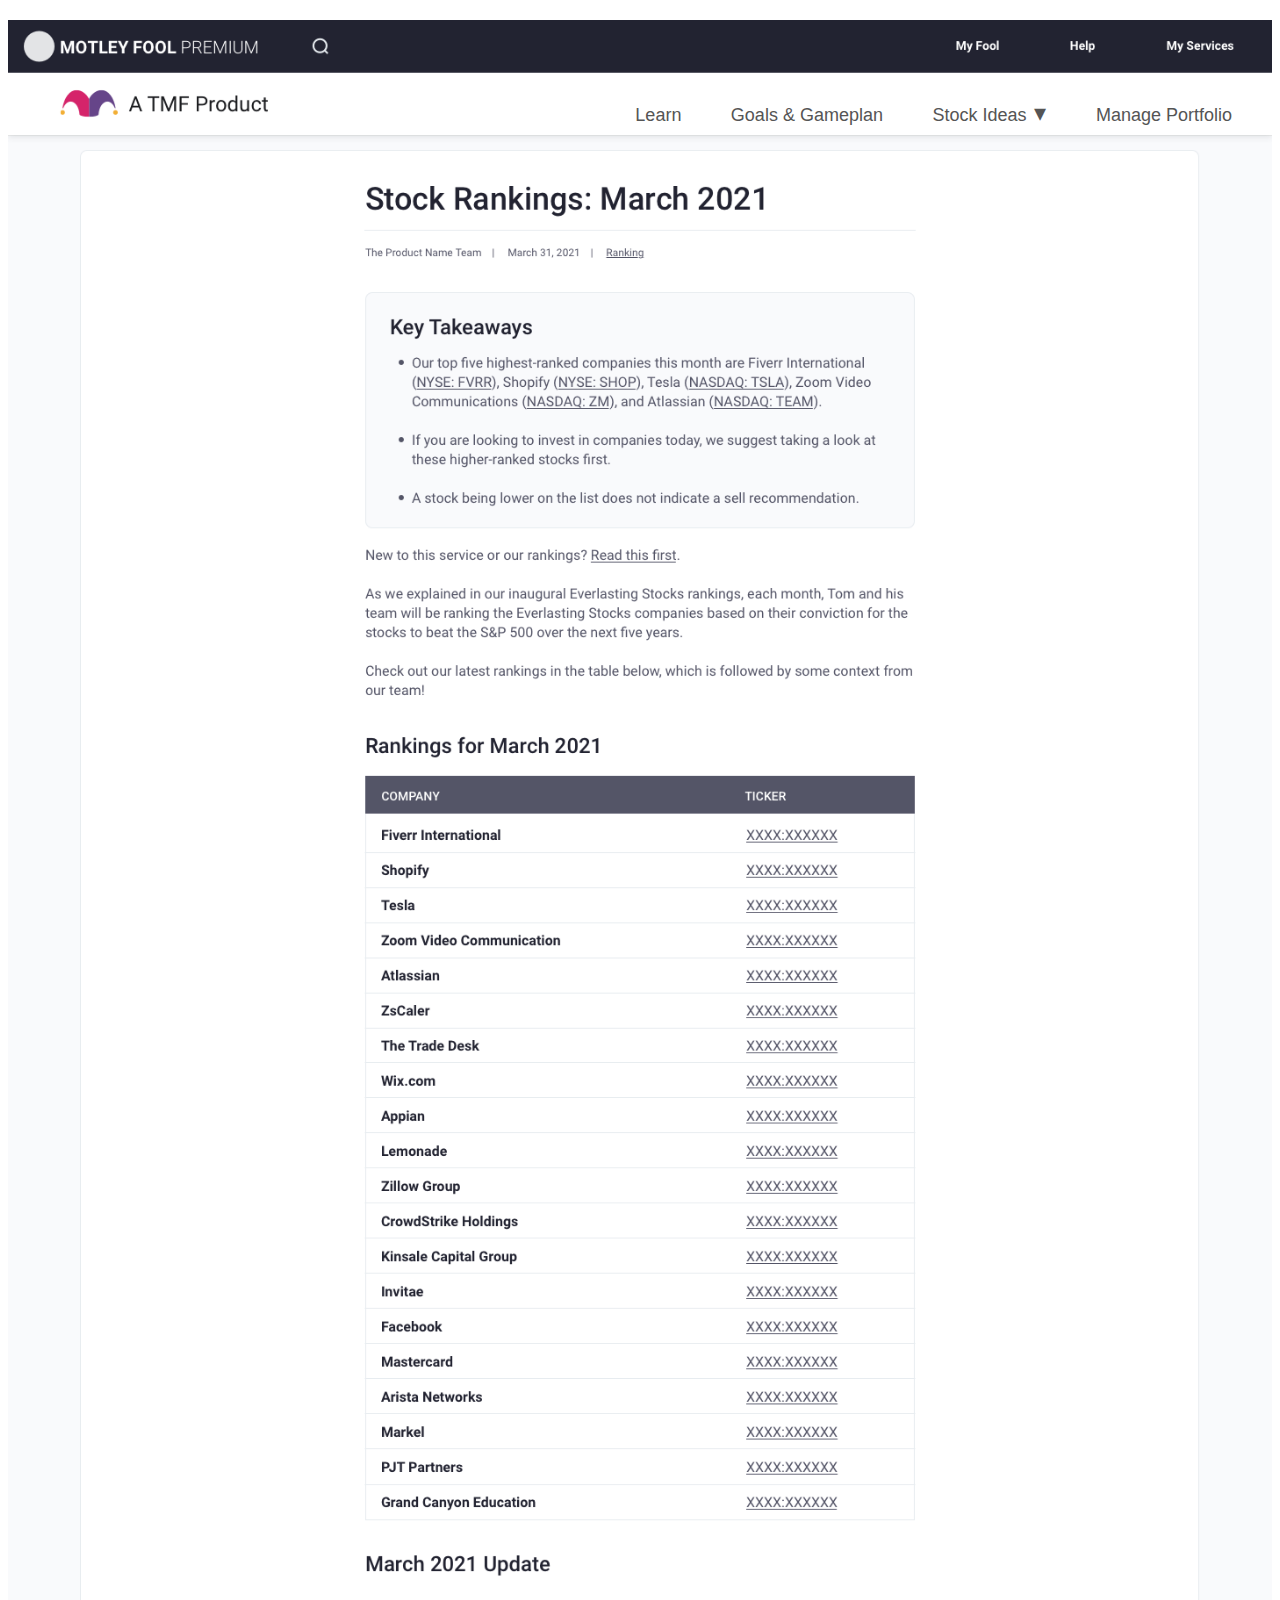
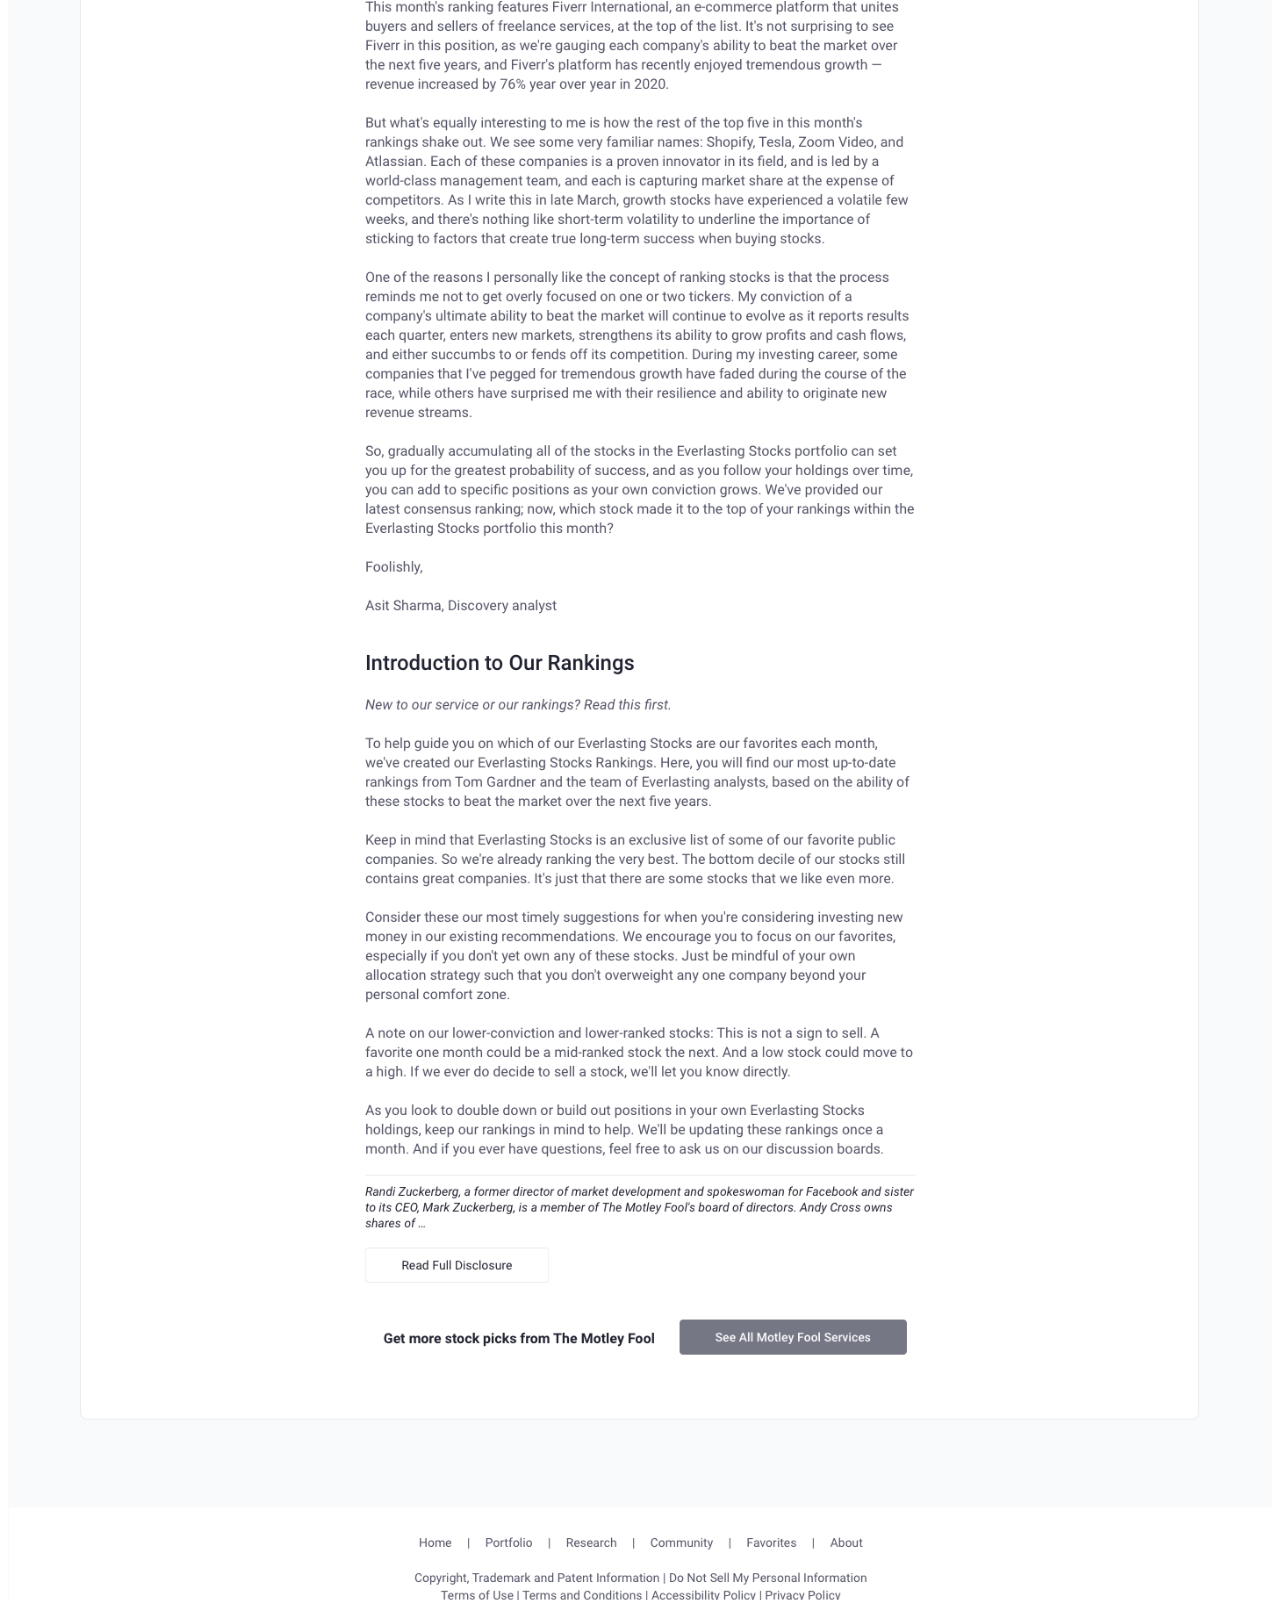
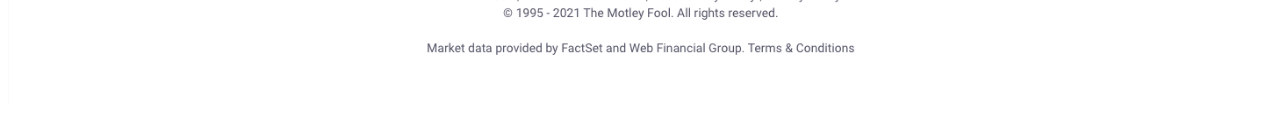
<file: stock-rankings_march-2021.html>
<!DOCTYPE html>
<html>
	<head>
		<meta charset="utf-8">
		<title>New Product - A Motley Fool Service</title>
		<link href="css/main.css" rel="stylesheet">
	</head>
	<body>
		<div id="wrapper">
			<img src="images/stock-rankings-article.png" />

            <!--Return to Welcome Mat-->
            <a id="back-to-start" href="index.html"></a>

            <!--Main navigation-->
            <a id="logo" href="main.html"></a>
            <ul id="nav-bar-links">
                <li class="primary"><a href="learn.html">Learn</a></li>
                <li class="primary"><a href="goals.html">Goals & Gameplan</a></li>
                <li id="stock-ideas" class="primary">Stock Ideas</li>
                <li class="primary" style="margin-right: 0;"><a href="manage-portfolio.html">Manage Portfolio</a></li>
            </ul>
            <ul id="stock-ideas-dropdown">
                <li class="secondary"><a href="find-stocks.html">Find Stocks</a></li>
                <li class="secondary"><a href="stock-rankings.html">Stock Rankings</a></li>
                <li class="secondary"><a href="watchlist.html">My Watched Stocks</a></li>
                <li class="secondary"><a href="fool-performance.html">Fool Performance</a></li>
            </ul>

		</div>
		
		<script src="https://ajax.googleapis.com/ajax/libs/jquery/3.6.0/jquery.min.js"></script>
		<script src="scripts/mainScript.js" type="text/javascript"></script>
	</body>
</html>
</file>
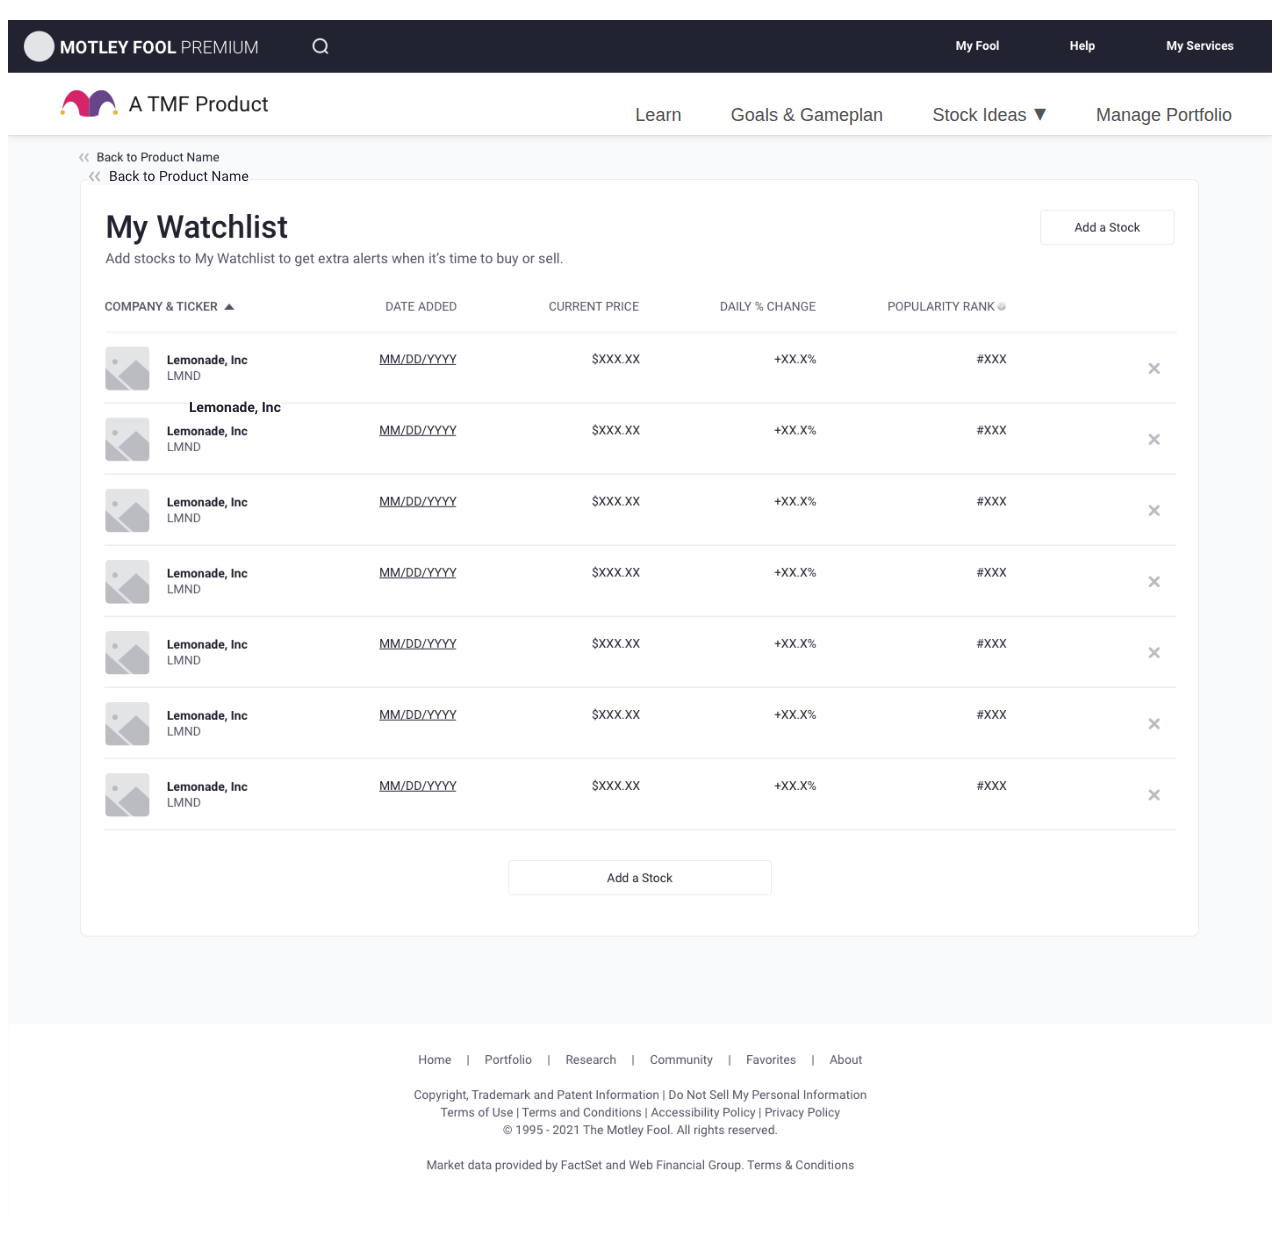
<file: watchlist.html>
<!DOCTYPE html>
<html>
	<head>
		<meta charset="utf-8">
		<title>New Product - A Motley Fool Service</title>
		<link href="css/main.css" rel="stylesheet">
	</head>
	<body>
		<div id="wrapper">
			<img src="images/watchlist.png" />

            <!--Return to Welcome Mat-->
            <a id="back-to-start" href="index.html"></a>

            <!--Main navigation-->
            <a id="logo" href="main.html"></a>
            <ul id="nav-bar-links">
                <li class="primary"><a href="learn.html">Learn</a></li>
                <li class="primary"><a href="goals.html">Goals & Gameplan</a></li>
                <li id="stock-ideas" class="primary">Stock Ideas</li>
                <li class="primary" style="margin-right: 0;"><a href="manage-portfolio.html">Manage Portfolio</a></li>
            </ul>
            <ul id="stock-ideas-dropdown">
                <li class="secondary"><a href="find-stocks.html">Find Stocks</a></li>
                <li class="secondary"><a href="stock-rankings.html">Stock Rankings</a></li>
                <li class="secondary"><a href="watchlist.html">My Watched Stocks</a></li>
                <li class="secondary"><a href="fool-performance.html">Fool Performance</a></li>
            </ul>

            <!--In-page hot spots-->
            <a id="back-to-main" class="text-link-regular" href="main.html"></a>
            <a id="company-lemonade" class="text-link-regular" href="company-page-lemonade.html"></a>

		</div>
		
		<script src="https://ajax.googleapis.com/ajax/libs/jquery/3.6.0/jquery.min.js"></script>
		<script src="scripts/mainScript.js" type="text/javascript"></script>
	</body>
</html>
</file>
<file: css/main.css>
body {
    margin-top: 20px;
}

img {
	max-width: 100%;
}

a {
    color: #222331;
    text-decoration: none;
}

a:hover {
    color: #006BA6;
}

#wrapper {
	margin: 0 auto;
    position: relative;
    max-width: 1440px;
}

ul {
    list-style-type: none;
    margin: 0;
    padding: 0;
}

li {
    color: #222331;
    font-family: Roboto;
    font-size: 14px;
    font-weight: bold;
}

li:hover {
    color: #006BA6;
}

#back-to-start {
    background-color: transparent;
    position: absolute;
    top: 10px;
    left: 18px;
    height: 40px;
    width: 36px;
}

#logo {
    background-color: transparent;
    position: absolute;
    top: 80px;
    left: 60px;
    height: 32px;
    width: 238px;
}

#nav-bar-links {
    background-color: #fff;
    position: absolute;
    right: 40px;
    top: 79px;
    font-family: sans-serif;
    color: #bbbbbb;
}

#nav-bar-links li,
#nav-bar-links li a {
    font-weight: 400;
    font-size: 18px;
    font-family: sans-serif;
    color: #555555;
}
#nav-bar-links li.primary {
    cursor: pointer;
    display: inline-block;
    margin-right: 45px;
}

#stock-ideas:after {
    content: "\25be";
    font-size: 24px;
    padding-left: 8px;
}

#stock-ideas-dropdown {
    background-color: #fff;
    box-shadow: 0 8px 4px rgba(83,86,90,0.15);
    padding: 20px 40px 4px 20px;
    position: absolute;
    top: 132px;
    left: 1080px;
    display: none;
    z-index: 100;
}

li.secondary {
    margin-bottom: 20px;

}

.hideMenu {
    display: none;
}

.showMenu {
    display: block;
}

.primary-btn {
    background-color: transparent;
    display: block;
    height: 50px;
}

#lesson-btn {
    position: absolute;
    top: 570px;
    left: 914px;
    width: 170px;
}

#lesson-btn:hover {
    background-image: url("..//images/btn-lesson1.png");
}

.card {
    background-color: transparent;
    display: block;
    width: 261px;
}

#lesson-card {
    position: absolute;
    height: 250px;
    top: 880px;
    left: 161px;
}

#lesson-card:hover {
    background-image: url("..//images/card-lesson1.png");
}

.text-link-large {
    background-color: transparent;
    display: block;
    height: 24px;
}

#back-to-course-link_learn-investing {
    background-image: url("..//images/text-link-learn-investing_default.png");
    position: absolute;
    top: 252px;
    left: 967px;
    width: 163px;
}

#back-to-course-link_learn-investing:hover {
    background-image: url("..//images/text-link-learn-investing.png");
}

.text-link-regular {
    background-color: transparent;
    display: block;
    height: 18px;
}

#back-to-main {
    background-image: url("..//images/breadcrumb-back-to-main_default.png");
    position: absolute;
    top: 147px;
    left: 80px;
    width: 162px;
}

#back-to-main:hover {
    background-image: url("..//images/breadcrumb-back-to-main.png");
}

#company-lemonade {
    background-image: url("..//images/text-link-Lemonade_default.png");
    background-repeat: no-repeat;
    position: absolute;
    top: 381px;
    left: 181px;
    width: 92px;
}

#company-lemonade:hover {
    background-image: url("..//images/text-link-Lemonade.png");
    background-repeat: no-repeat;
}

#rankings-link_march-2021 {
    background-image: url("..//images/stock-rankings-march-2021_default.png");
    background-repeat: no-repeat;
    position: absolute;
    top: 291px;
    left: 112px;
    height: 20px;
    width: 252px;
}

#rankings-link_march-2021:hover {
    background-image: url("..//images/stock-rankings-march-2021.png");
    background-repeat: no-repeat;
}

#gray-overlay {
    background-color: rgba(0,0,0,0.5);
    position: fixed;
    top: 0;
    left: 0;
    width: 100%;
    height: 100%;
    z-index: 10;
    overflow: hidden;
}

#modal-wrap {
    top: 0;
    left: 0;
    position: fixed;
    width: 100%;
    height: 100%;
    z-index: 20;
}

#container {
    padding: 8rem 0 4rem 0;
    top: 0;
    left: 0;
    position: absolute;
    box-sizing: border-box;
    width: 100%;
    text-align: center;
}

#welcome-mat {
    background-image: url("..//images/WelcomeMat1.png");
    background-repeat: no-repeat;
    height: 689px;
    width: 1106px;
    margin: 0 auto;
    /*position: fixed;
    top: 50%;
    left: 50%;
    transform: translate(-50%, -50%);
    z-index: 20;*/
}

.mat-content {
    position: relative;
}

.test {
    background-color: #fff;
    position: absolute;
    top: 552px;
    height: 551px;
    width: 1024px;
}

#close-x {
    background-color: transparent;
    position: absolute;
    top: 24px;
    right: 16px;
    height: 30px;
    width: 30px;
}

.link-welcome-mat {
    background-color: transparent;
    position: absolute;
    left: 574px;
    height: 87px;
    width: 397px;
}

/* #welcome-learn {
    top: 120px;
}

#welcome-learn:hover {
    background-image: url("..//images/mat-link-highlighted_learn.png");
}

#welcome-goals {
    top: 216px;
}

#welcome-goals:hover {
    background-image: url("..//images/mat-link-highlighted_goals.png");
}

#welcome-stock-ideas {
    top: 311px;
}

#welcome-stock-ideas:hover {
    background-image: url("..//images/mat-link-highlighted_stock-ideas.png");
}

#welcome-manage-portfolio {
    top: 404px;
}

#welcome-manage-portfolio:hover {
    background-image: url("..//images/mat-link-highlighted_manage-portfolio.png");
} */

#text-link-main-page {
    background-color: transparent;
    position: absolute;
    top: 506px;
    left: 701px;
    height: 16px;
    width: 139px;
}
</file>
